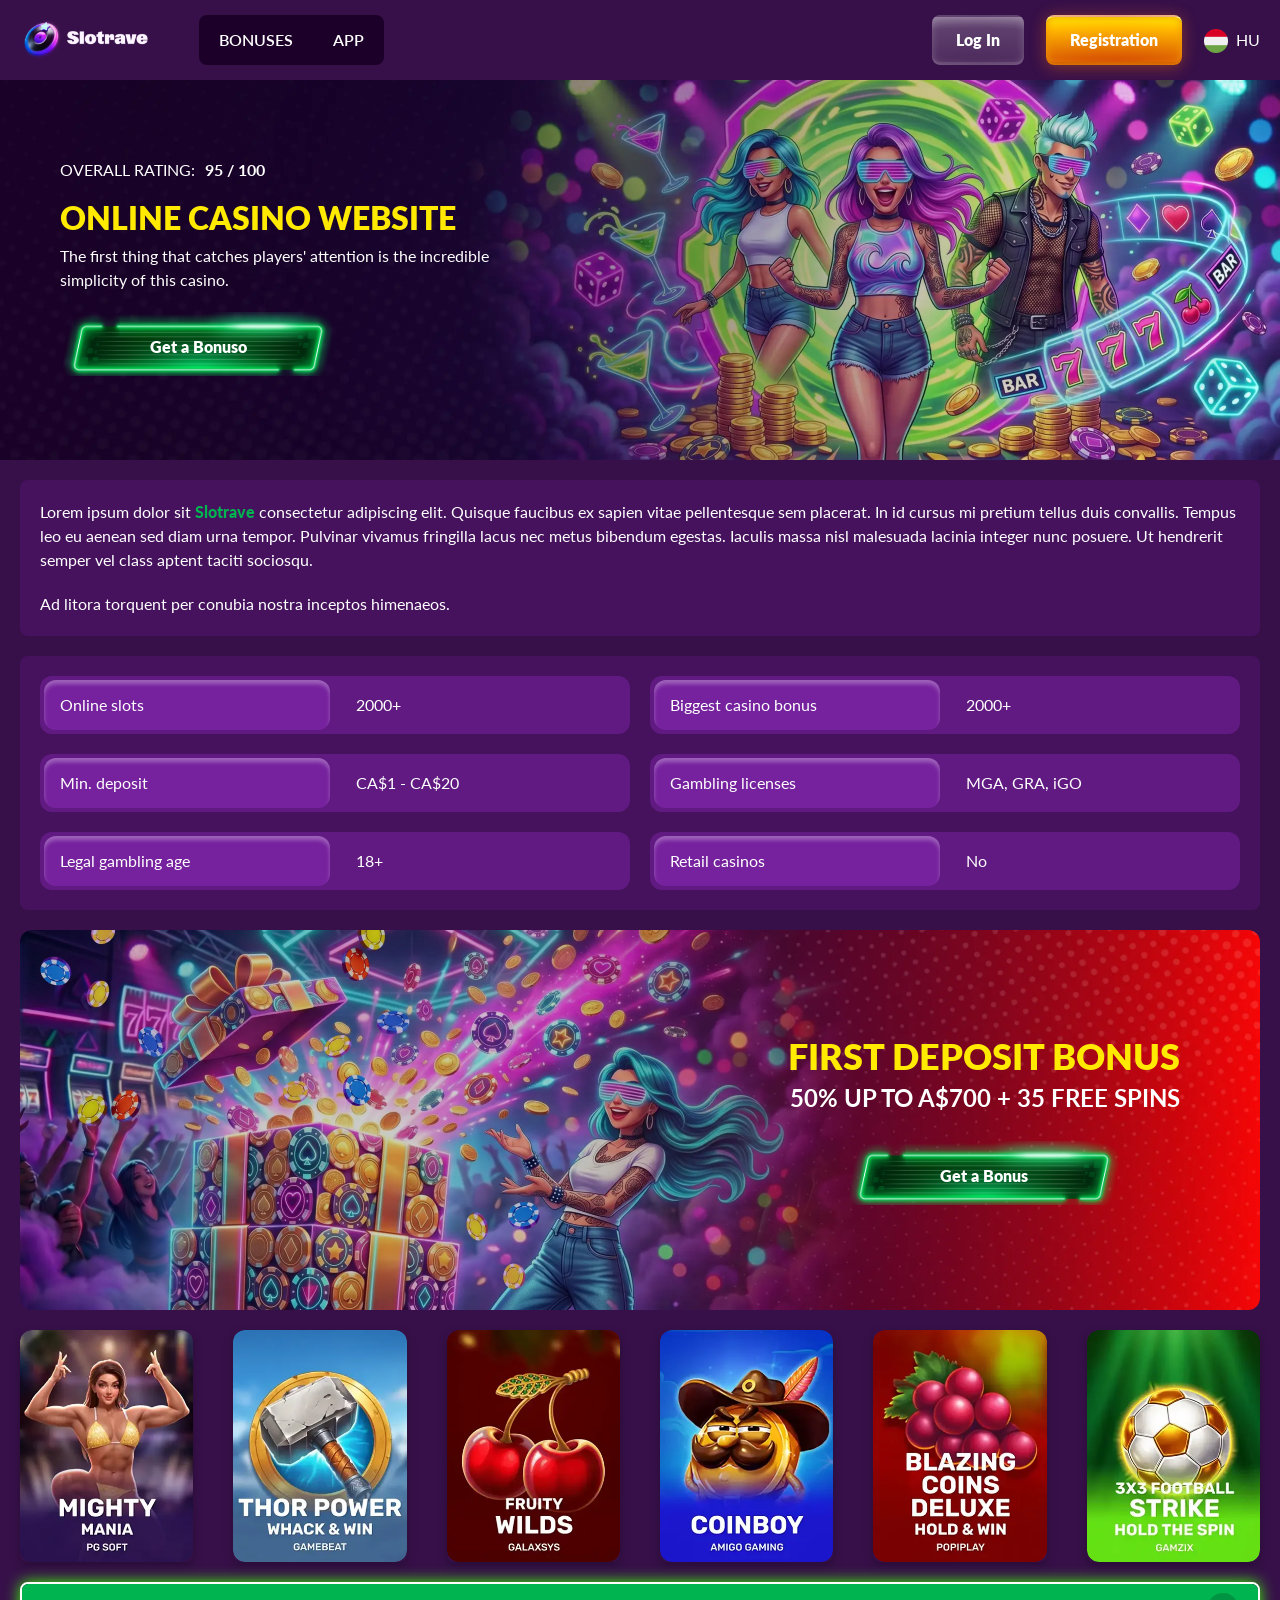
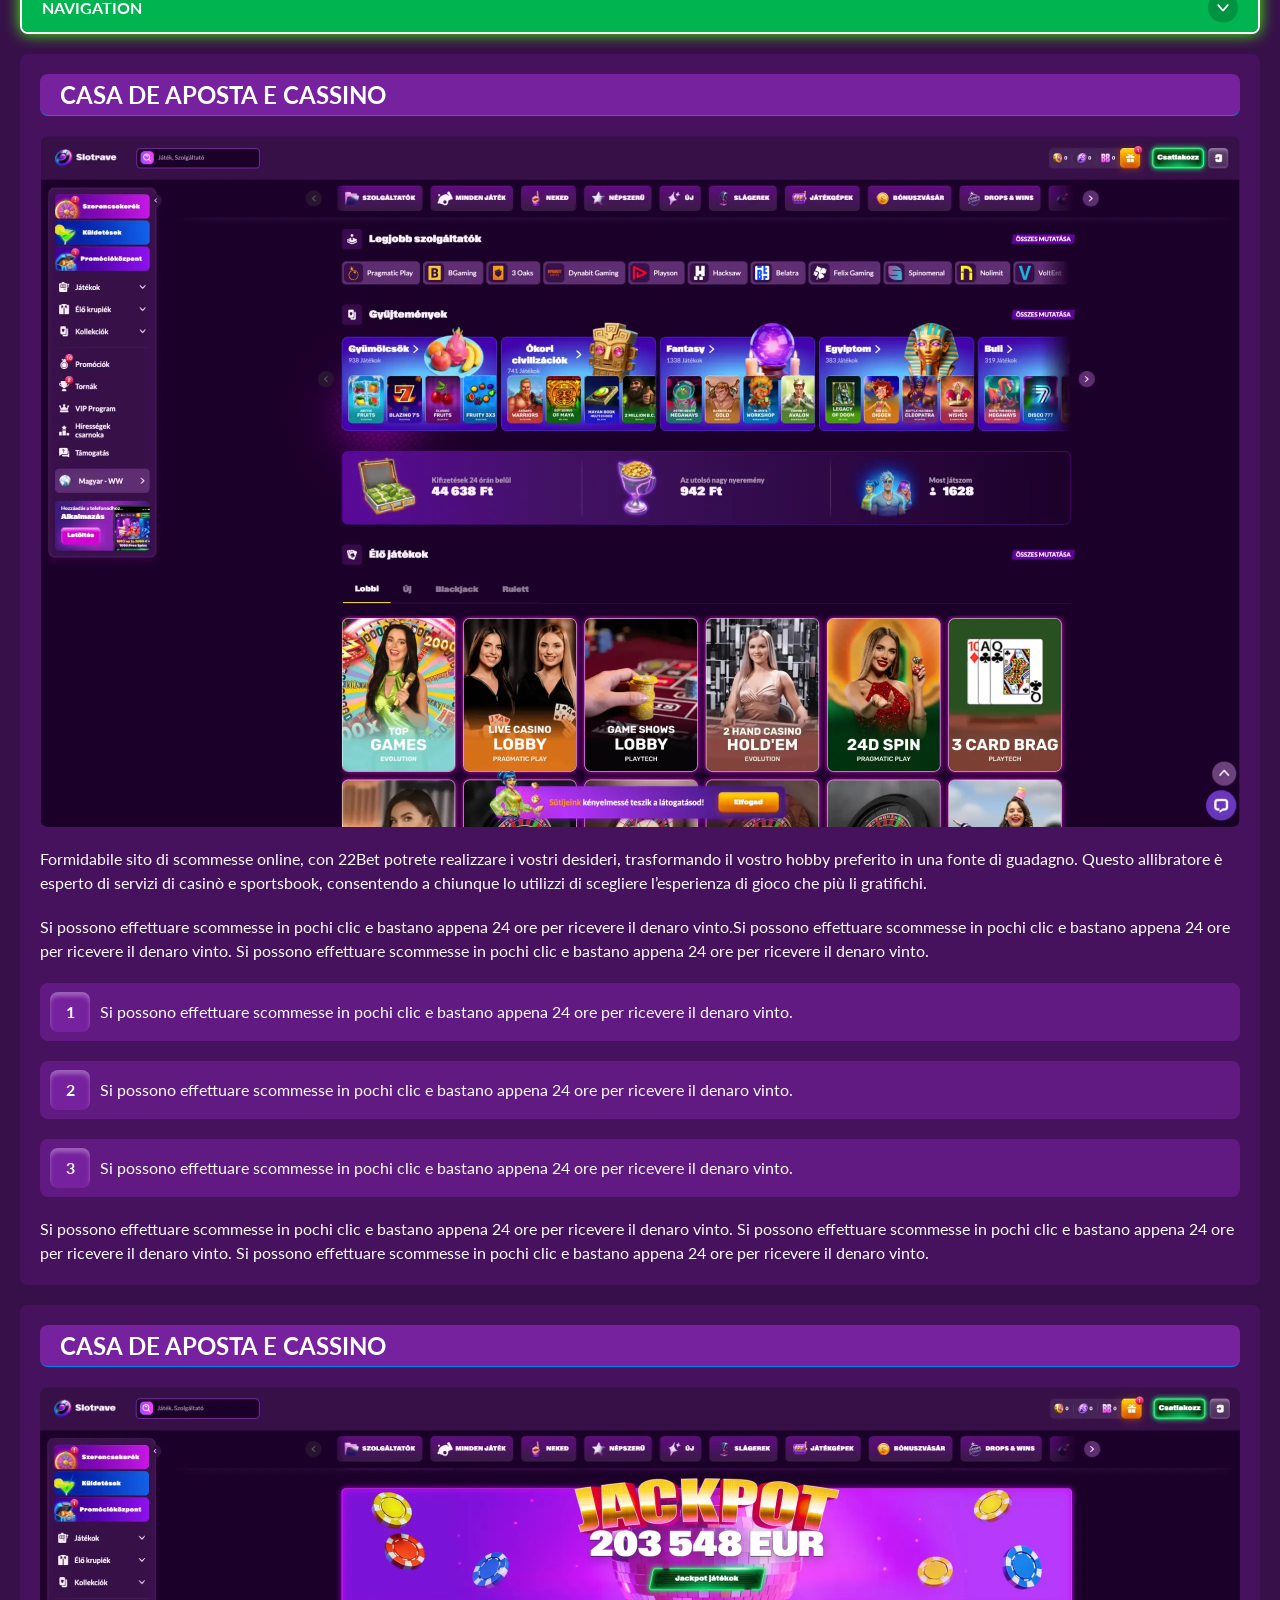
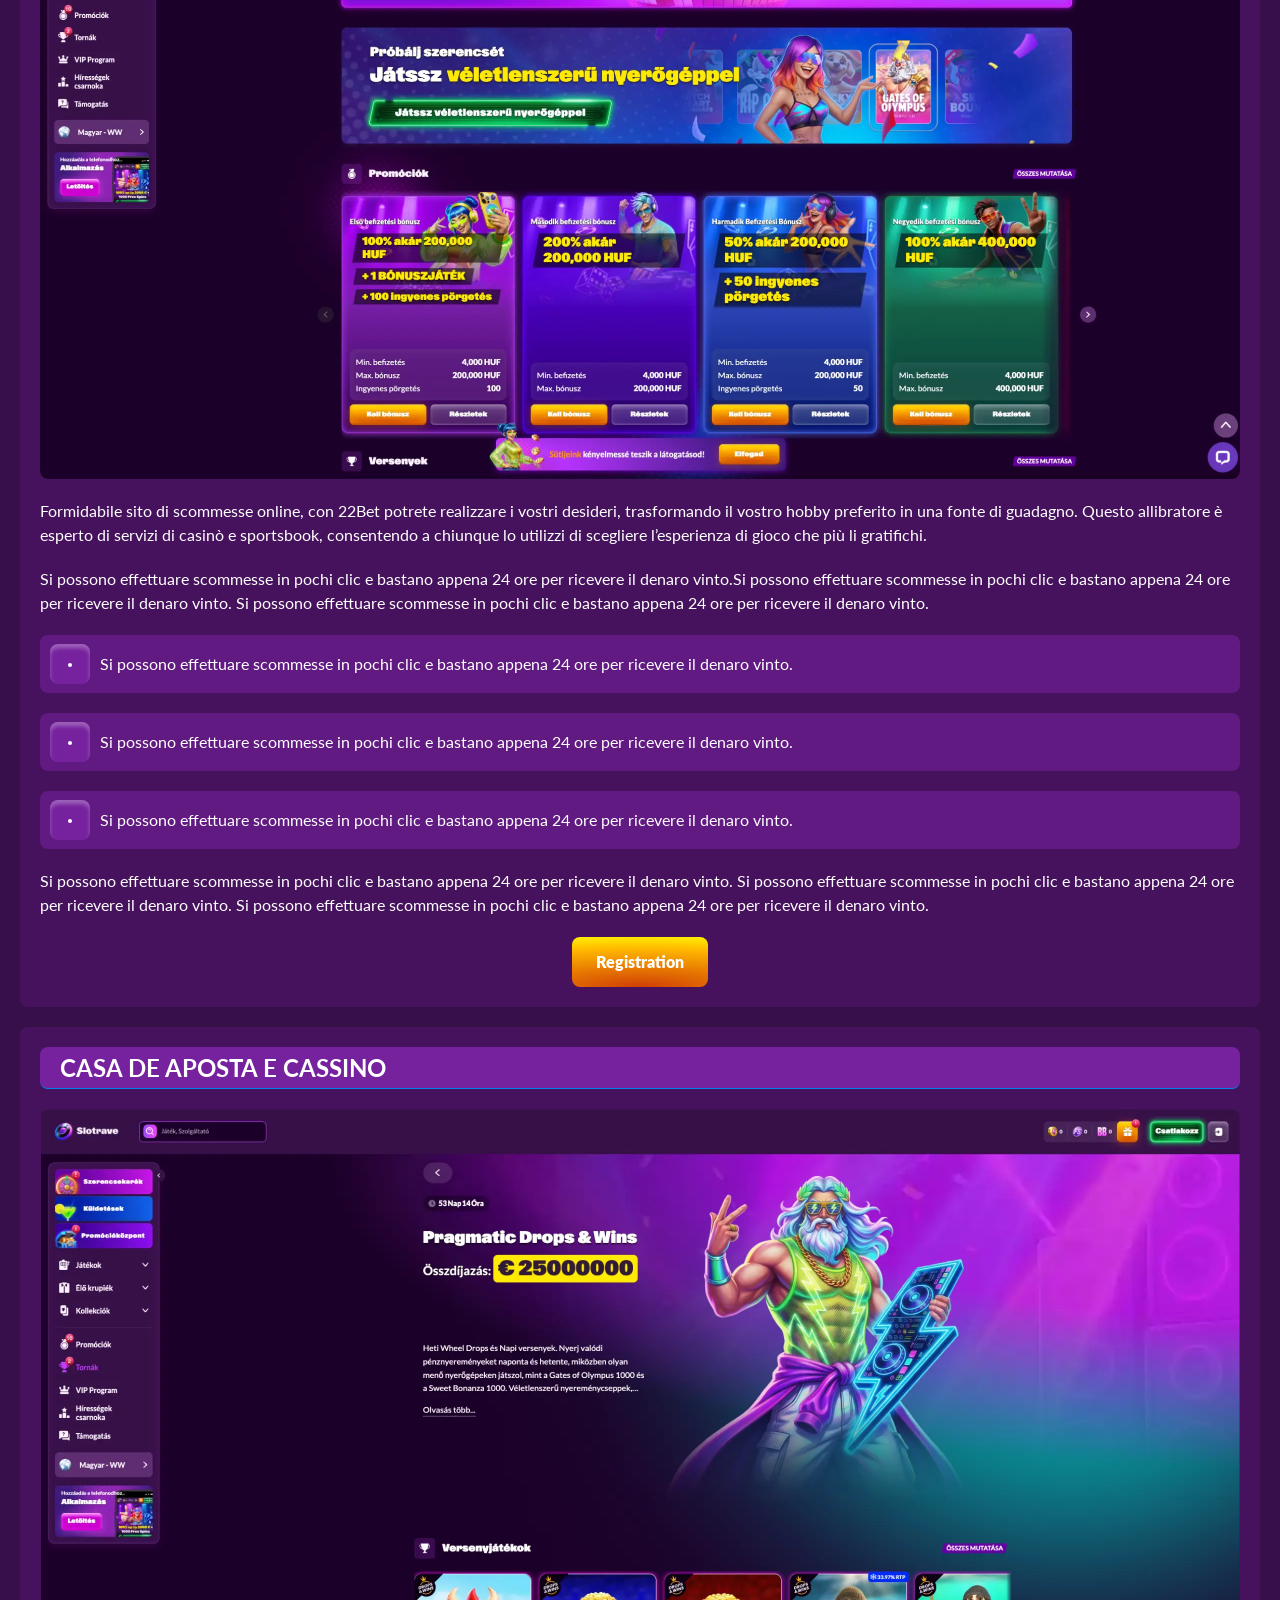
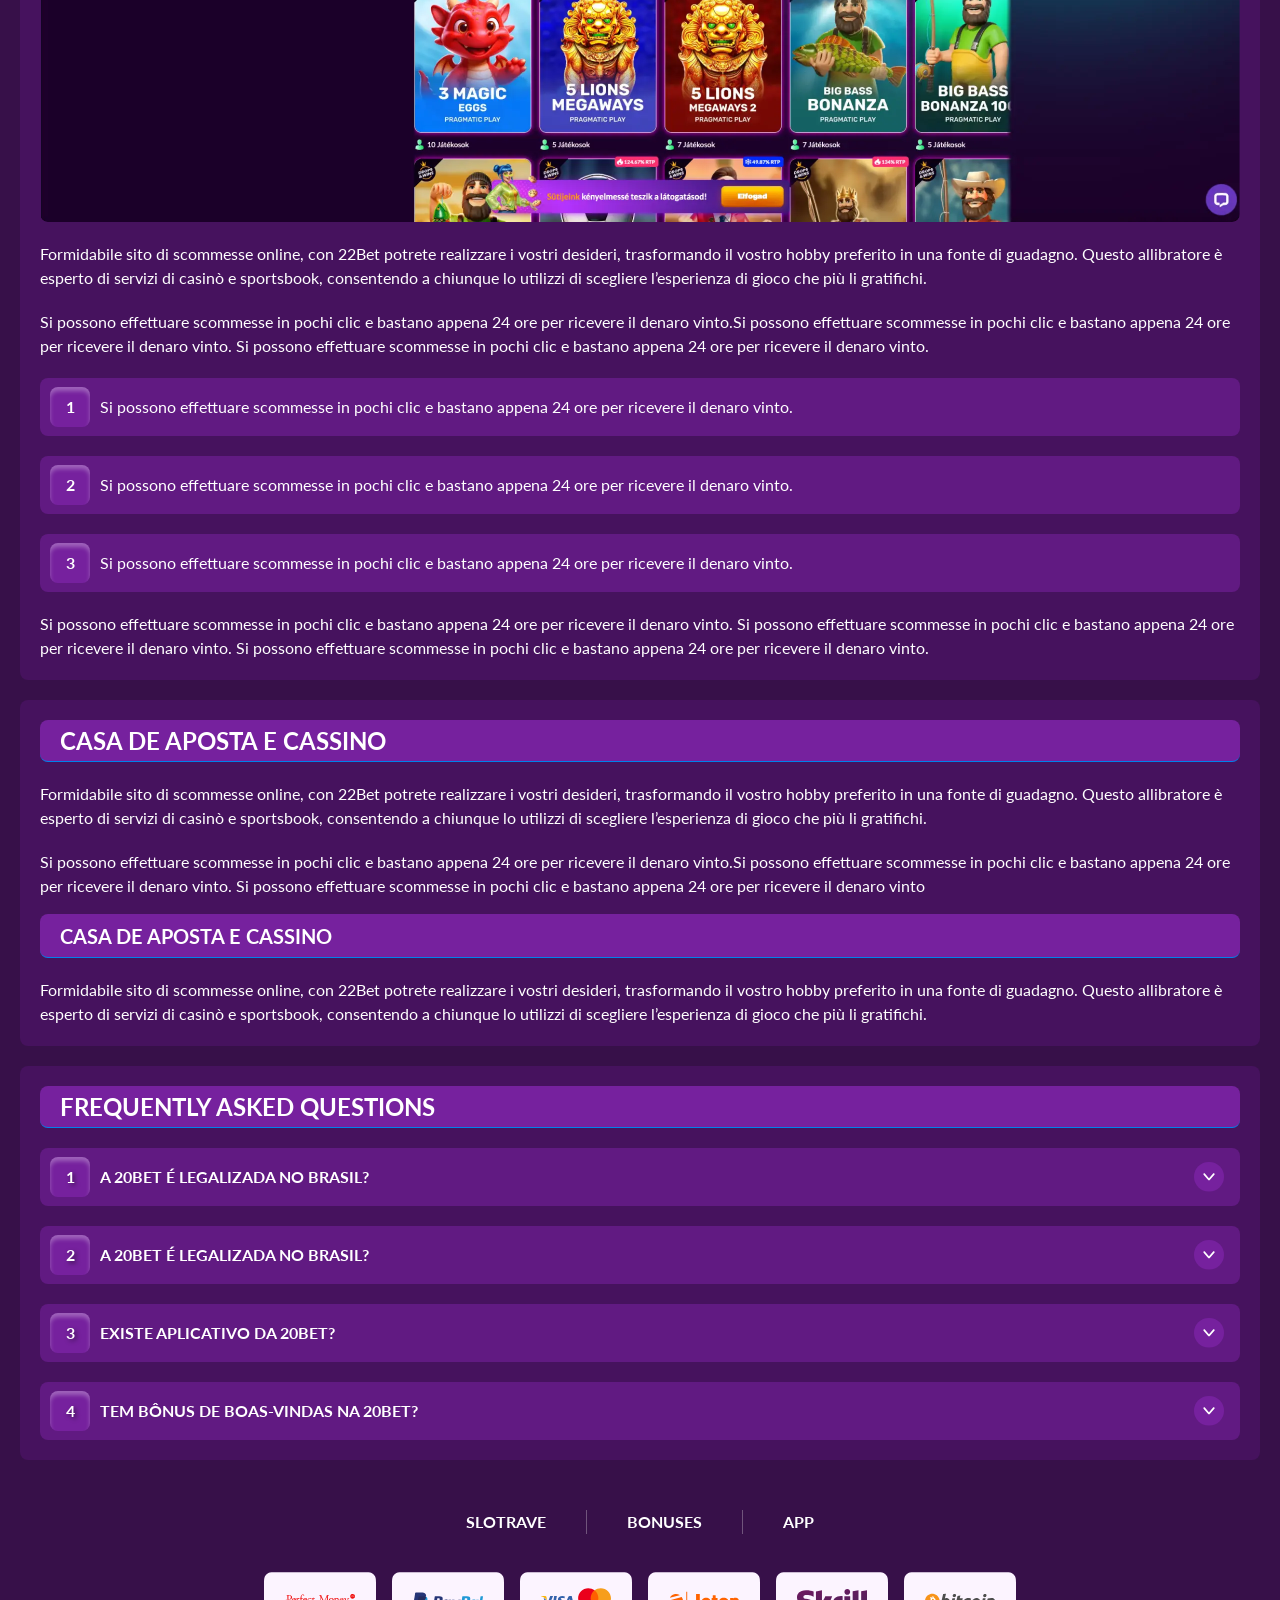
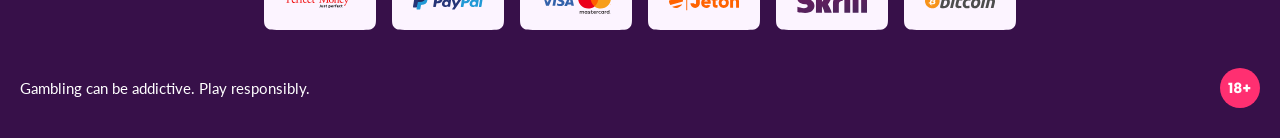
<file: index.html>
<!DOCTYPE html>
<html lang="hu">
  <head>
    <meta charset="UTF-8" />
   
    <meta name="viewport" content="width=device-width, initial-scale=1.0" />
    <title>Slotrave </title>
    <meta name="description" content />
    <meta property="og:site_name" content />
    <meta property="og:title" content />
    <meta property="og:type" content="website" />
    <meta property="og:url" content />
    <meta property="og:image" content />
    <meta property="og:image:alt" content />
    <meta property="og:locale" content="hu" />
    <meta property="og:description" content />
    <link rel="preconnect" href="https://fonts.googleapis.com" />
    <link rel="preconnect" href="https://fonts.gstatic.com" crossorigin="anonymous" />
 <link href="https://fonts.googleapis.com/css2?family=Lato:ital,wght@0,100;0,300;0,400;0,700;0,900;1,100;1,300;1,400;1,700;1,900&display=swap" rel="stylesheet">
   <link rel="stylesheet" href="./css/reset.css" />
    <link rel="stylesheet" href="./css/main.css" />
    <link rel="stylesheet" href="./css/media.css"/>
    <link rel="icon" href="./images/Group.png" type="image/x-icon"/>
    <script
    src="https://code.jquery.com/jquery-3.6.1.min.js"
    integrity="sha256-o88AwQnZB+VDvE9tvIXrMQaPlFFSUTR+nldQm1LuPXQ="
    crossorigin="anonymous"
  ></script>
  </head>
  <body>
    <header class="header">
      <section class="content header__content">
        <a href="./index.html" class="logo header__logo"
          ><img src="./images/logo.svg" alt="logo" title
        /></a>
        <button class="header__btn-menu" >
          <svg width="16px" height="16px" viewBox="0 0 16 16" xmlns="http://www.w3.org/2000/svg">
              <rect y="0" width="16" height="3" rx="1.5"></rect>
              <rect y="6.5" width="16" height="3" rx="1.5"></rect>
              <rect y="13" width="16" height="3" rx="1.5"></rect>
            </svg>
        </button>

          <nav class="menu header__menu">
            <ul class="header__menu-list">
                
              <li class="" >
            
                <a href="./bonus.html" >
                <span>Bonuses</span>
              </a>
            
              </a>
            </li>
              <li>
                <a href="./app.html">
                 App
                </a>
              </li>
              
             
            </ul>
            <div class="header__button header__button-menu " >
              <a href="#" class="button  button__login-menu">log in</a>
              <a href="#" class="button button__menu">registration</a>
            </div>
           
          </nav>
            <a href="#" class="button button__login">log in</a>
            <a href="#" class="button button__singup">registration</a>
            <!-- <div id="clock" class="header__time">00:00</div> -->
            <a href="#" class="header__flag">
                <span><img src="./images/flag.png" alt="flag" title /></span>
                <span>hu</span>
              </a>
      </section>
    </header>
     <main class="main home main-page">
        <section class=" hero hero__page">
           
            <div class="background">
              <img src="./images/main/bg-main.webp" alt="hero" title />
              
            </div>
            <div class="hero__wrapper">
              <div class="hero__data">
                <div class="hero__rating" >
                  <p>Overall Rating:</p>
                 
                  <span >
                    <span >95</span>
                  <span>/</span> 
                  <span >100</span>
                  
                  </span>
                </div>
                <h1 class="title general hero__title">
                 Online Casino Website
                </h1>
                <p class="hero__text">The first thing that catches players' attention is the incredible simplicity of this casino.</p>
                <a href="#" class="button  hero__button">Get a Bonuso</a>
               
              </div>
             
            </div>
          </section>
      <section class="main__wrap main__wrap-page">
       
       <section class="content__wrapper content__wrapper-page">

         
        
       
          <section class="content article">
            <p>
             Lorem ipsum dolor sit <a href="#">Slotrave</a> consectetur adipiscing elit. Quisque faucibus ex sapien vitae pellentesque sem placerat. In id cursus mi pretium tellus duis convallis. Tempus leo eu aenean sed diam urna tempor. Pulvinar vivamus fringilla lacus nec metus bibendum egestas. Iaculis massa nisl malesuada lacinia integer nunc posuere. Ut hendrerit semper vel class aptent taciti sociosqu.
            </p>
            <p>
             Ad litora torquent per conubia nostra inceptos himenaeos.
            </p>
          </section>
      <section class="content features">
           
              <table class="features__table">
               <tbody class="features__group">
                 
                   <tr>
                   <td>Online slots</td>
                   <td>2000+</td>
                  </tr>
                  <tr>
                   <td>Biggest casino bonus</td>
                   <td>2000+</td>
                  </tr>
                  <tr>
                   <td>Min. deposit</td>
                   <td>CA$1 - CA$20</td>
                  </tr>
              
                     <tr>
                     <td>Gambling licenses</td>
                     <td>MGA, GRA, iGO</td>
                   </tr>
                   <tr>
                     <td>Legal gambling age</td>
                     <td>18+</td>
                   </tr>
                   <tr>
                     <td>Retail casinos</td>
                     <td>No</td>
                   </tr>
                
               </tbody>
             </table>
            
         
           </section>  

        
             
             <section class="content banner banner-main">
            <div class="background ">
              
              <img src="./images/main/banner-main.webp" alt="banner" title />
              
            </div>
            <div class="banner__info">
              
              <h2 class="title high banner__title-main">
                  
               first Deposit Bonus
              </h2>
            <p class="banner__subtitle">50% up to A$700 + 35 Free spins</p>
              <a href="#" class="button banner__button">Get a Bonus</a>
            </div>
          </section>
          
           <section class="content casino">
           
              <ul class="casino__list ">
                <li class="casino__item">
                    <a href="#"><div class="casino__wrapper">
                      <img class="casino__img" src="./images/main/card-main1.webp" alt="" title>
                    <div class="casino__hover casino__hover-live">
                        
                        <div class="casino-box">
                            
                        <span  class="button  casino__buttons"><img src="./images/card-button.svg" alt="" title></span>
                        </div>
                    </div>
                    </div>
                    </a>
                </li>
                <li class="casino__item">
                  <a href="#"><div class="casino__wrapper">
                      <img class="casino__img" src="./images/main/card-main2.webp" alt="" title>
                    <div class="casino__hover casino__hover-live">
                        
                        <div class="casino-box">
                            
                        <span  class="button  casino__buttons"><img src="./images/card-button.svg" alt="" title></span>
                        </div>
                    </div>
                    </div>
                    </a>
              </li>
              <li class="casino__item">
              <a href="#"><div class="casino__wrapper">
                      <img class="casino__img" src="./images/main/card-main3.webp" alt="" title>
                    <div class="casino__hover casino__hover-live">
                        
                        <div class="casino-box">
                            
                        <span  class="button  casino__buttons"><img src="./images/card-button.svg" alt="" title></span>
                        </div>
                    </div>
                    </div>
                    </a>
            </li>
             <li class="casino__item">
                <a href="#"><div class="casino__wrapper">
                      <img class="casino__img" src="./images/main/card-main4.webp" alt="" title>
                    <div class="casino__hover casino__hover-live">
                        
                        <div class="casino-box">
                            
                        <span  class="button  casino__buttons"><img src="./images/card-button.svg" alt="" title></span>
                        </div>
                    </div>
                    </div>
                    </a>
            </li>
             <li class="casino__item">
                <a href="#"><div class="casino__wrapper">
                      <img class="casino__img" src="./images/main/card-main5.webp" alt="" title>
                    <div class="casino__hover casino__hover-live">
                        
                        <div class="casino-box">
                            
                        <span  class="button  casino__buttons"><img src="./images/card-button.svg" alt="" title></span>
                        </div>
                    </div>
                    </div>
                    </a>
            </li>
             <li class="casino__item">
                <a href="#"><div class="casino__wrapper">
                      <img class="casino__img" src="./images/main/card-main6.webp" alt="" title>
                    <div class="casino__hover casino__hover-live">
                        
                        <div class="casino-box">
                            
                        <span  class="button  casino__buttons"><img src="./images/card-button.svg" alt="" title></span>
                        </div>
                    </div>
                    </div>
                    </a>
            </li>
        

              </ul>
         </section>
              <section class="content menu-review__content">
              

            
                <div class="menu__review-desk menu__review-content">Navigation</div>
                <ul class="menu__review menu__review-list">
                  <li><a href="#">Lorem ipsum dolor sit</a></li>
                    <li><a href="#">Amet consectetur adipiscing</a></li>
                      <li><a href="#">Quisque faucibus ex sapien vitae</a></li>
                        <li><a href="#">Ut hendrerit sempero</a></li>
                          <li><a href="#">Pulvinar vivamus fringilla</a></li>
                           <li><a href="#">Ad litora torquent per conubia</a></li>
                         
                          
                </ul>
             
          
          </section>
          
        
          <section class="content article">
            <h2 class="title high article__title">Casa de Aposta e Cassino</h2>
             <div class="images">
              <img src="./images/main/image1-main.webp" alt="banner" title />
            </div>
            <p>
             Formidabile sito di scommesse online, con 22Bet potrete realizzare i vostri desideri, trasformando il vostro hobby preferito in una fonte di guadagno. Questo allibratore è esperto di servizi di casinò e sportsbook, consentendo a chiunque lo utilizzi di scegliere l’esperienza di gioco che più li gratifichi.
            </p>
            <p>
             Si possono effettuare scommesse in pochi clic e bastano appena 24 ore per ricevere il denaro vinto.Si possono effettuare scommesse in pochi clic e bastano appena 24 ore per ricevere il denaro vinto. Si possono effettuare scommesse in pochi clic e bastano appena 24 ore per ricevere il denaro vinto.
            </p>
           <ol>
              <li>Si possono effettuare scommesse in pochi clic e bastano appena 24 ore per ricevere il denaro vinto.</li>
              <li>Si possono effettuare scommesse in pochi clic e bastano appena 24 ore per ricevere il denaro vinto.</li>
              <li>Si possono effettuare scommesse in pochi clic e bastano appena 24 ore per ricevere il denaro vinto.</li>
            </ol>
            <p>Si possono effettuare scommesse in pochi clic e bastano appena 24 ore per ricevere il denaro vinto. Si possono effettuare scommesse in pochi clic e bastano appena 24 ore per ricevere il denaro vinto. Si possono effettuare scommesse in pochi clic e bastano appena 24 ore per ricevere il denaro vinto.</p>
          </section>
           <section class="content article">
            <h2 class="title high article__title">Casa de Aposta e Cassino</h2>
             <div class="images">
              <img src="./images/main/image2-main.webp" alt="banner" title />
            </div>
            <p>
             Formidabile sito di scommesse online, con 22Bet potrete realizzare i vostri desideri, trasformando il vostro hobby preferito in una fonte di guadagno. Questo allibratore è esperto di servizi di casinò e sportsbook, consentendo a chiunque lo utilizzi di scegliere l’esperienza di gioco che più li gratifichi.
            </p>
            <p>
             Si possono effettuare scommesse in pochi clic e bastano appena 24 ore per ricevere il denaro vinto.Si possono effettuare scommesse in pochi clic e bastano appena 24 ore per ricevere il denaro vinto. Si possono effettuare scommesse in pochi clic e bastano appena 24 ore per ricevere il denaro vinto.
            </p>
           <ul>
              <li>Si possono effettuare scommesse in pochi clic e bastano appena 24 ore per ricevere il denaro vinto.</li>
              <li>Si possono effettuare scommesse in pochi clic e bastano appena 24 ore per ricevere il denaro vinto.</li>
              <li>Si possono effettuare scommesse in pochi clic e bastano appena 24 ore per ricevere il denaro vinto.</li>
            </ul>
            <p>Si possono effettuare scommesse in pochi clic e bastano appena 24 ore per ricevere il denaro vinto. Si possono effettuare scommesse in pochi clic e bastano appena 24 ore per ricevere il denaro vinto. Si possono effettuare scommesse in pochi clic e bastano appena 24 ore per ricevere il denaro vinto.</p>
         <a href="#" class="button">Registration</a>
          </section>
           <section class="content article">
            <h2 class="title high article__title">Casa de Aposta e Cassino</h2>
             <div class="images">
              <img src="./images/main/image3-main.webp" alt="banner" title />
            </div>
            <p>
             Formidabile sito di scommesse online, con 22Bet potrete realizzare i vostri desideri, trasformando il vostro hobby preferito in una fonte di guadagno. Questo allibratore è esperto di servizi di casinò e sportsbook, consentendo a chiunque lo utilizzi di scegliere l’esperienza di gioco che più li gratifichi.
            </p>
            <p>
             Si possono effettuare scommesse in pochi clic e bastano appena 24 ore per ricevere il denaro vinto.Si possono effettuare scommesse in pochi clic e bastano appena 24 ore per ricevere il denaro vinto. Si possono effettuare scommesse in pochi clic e bastano appena 24 ore per ricevere il denaro vinto.
            </p>
           <ol>
              <li>Si possono effettuare scommesse in pochi clic e bastano appena 24 ore per ricevere il denaro vinto.</li>
              <li>Si possono effettuare scommesse in pochi clic e bastano appena 24 ore per ricevere il denaro vinto.</li>
              <li>Si possono effettuare scommesse in pochi clic e bastano appena 24 ore per ricevere il denaro vinto.</li>
            </ol>
            <p>Si possono effettuare scommesse in pochi clic e bastano appena 24 ore per ricevere il denaro vinto. Si possono effettuare scommesse in pochi clic e bastano appena 24 ore per ricevere il denaro vinto. Si possono effettuare scommesse in pochi clic e bastano appena 24 ore per ricevere il denaro vinto.</p>
          </section>
           <section class="content article">
            <h2 class="title high article__title">Casa de Aposta e Cassino</h2>
            <p>Formidabile sito di scommesse online, con 22Bet potrete realizzare i vostri desideri, trasformando il vostro hobby preferito in una fonte di guadagno. Questo allibratore è esperto di servizi di casinò e sportsbook, consentendo a chiunque lo utilizzi di scegliere l’esperienza di gioco che più li gratifichi.</p>
            <p>Si possono effettuare scommesse in pochi clic e bastano appena 24 ore per ricevere il denaro vinto.Si possono effettuare scommesse in pochi clic e bastano appena 24 ore per ricevere il denaro vinto. Si possono effettuare scommesse in pochi clic e bastano appena 24 ore per ricevere il denaro vinto</p>
            <h3>Casa de Aposta e Cassino</h3>
            <p>Formidabile sito di scommesse online, con 22Bet potrete realizzare i vostri desideri, trasformando il vostro hobby preferito in una fonte di guadagno. Questo allibratore è esperto di servizi di casinò e sportsbook, consentendo a chiunque lo utilizzi di scegliere l’esperienza di gioco che più li gratifichi.</p>
           </section>

          <section class="content faq">
            <h2 class="title high faq__title">Frequently Asked Questions</h2>
            <ol class="faq__list " >
              <li class="faq__item"  >
                <h3 class="title medium faq__subtitle js-button-expander js-button-expander--faq"  >A 20Bet é legalizada no Brasil?
                 </h3>
                <div  class="faq__answer js-expand-content js-expand-content--faq" >
                  <p  >
                    Sim, a casa de apostas tem licença emitida por Curaçao, que é reconhecida no Brasil e a permite atuar por aqui.
                  </p>
                </div>
              </li>
              <li class="faq__item"  >
                <h3 class="title medium faq__subtitle js-button-expander js-button-expander--faq"  >A 20Bet é legalizada no Brasil?</h3>
                <div class="faq__answer js-expand-content js-expand-content--faq" >
                  <p  >
                    Sim, a casa de apostas tem licença emitida por Curaçao, que é reconhecida no Brasil e a permite atuar por aqui.
                  </p>
                </div>
              </li> 
              <li class="faq__item"  >
                <h3 class="title medium faq__subtitle js-button-expander js-button-expander--faq"  >Existe aplicativo da 20Bet?</h3>
                <div class="faq__answer js-expand-content js-expand-content--faq" >
                  <p  >
                   Sim, disponível para sistemas operacionais iOS e Android.
                  </p>
                </div>
              </li> 
              <li class="faq__item"  >
                <h3 class="title medium faq__subtitle js-button-expander js-button-expander--faq"  >Tem bônus de boas-vindas na 20Bet?</h3>
                <div class="faq__answer js-expand-content js-expand-content--faq" >
                  <p  >
                   O pacote especial para novos usuários da 20Bet paga 100% sobre o primeiro depósito, com limite de 600 BRL.
                  </p>
                </div>
              </li> 
             
            </ol>
          </section>
          
        </section> 
      
        <div class=""  onclick="scrollToTop()">
          <button class="main__arrow" id="scrollToTopBtn"></button>
        </div> 
        
      </section>
    </main> 
     <footer class=" footer ">
      <section class="content footer__content">
        <ul class="footer__menu">
         <li><a href="/">slotrave</a></li>
         <li><a href="./bonus.html">bonuses</a></li>
         <li><a href="./app.html">app</a></li>
         
        </ul>
       
          <ul class="footer__cards-list">
           
            <li>
              <a href="#"
                ><img src="./images/footer-img1.svg" alt="card" title
              /></a>
            </li>
           <li>
              <a href="#"
                ><img src="./images/footer-img2.svg" alt="card" title
              /></a>
            </li> <li>
              <a href="#"
                ><img src="./images/footer-img3.svg" alt="card" title
              /></a>
            </li> <li>
              <a href="#"
                ><img src="./images/footer-img4.svg" alt="card" title
              /></a>
            </li> <li>
              <a href="#"
                ><img src="./images/footer-img5.svg" alt="card" title
              /></a>
            </li> <li>
              <a href="#"
                ><img src="./images/footer-img6.svg" alt="card" title
              /></a>
            </li>
          </ul>
       
        <div class="footer__wrapp">
          <div class="footer__text">
           
            <p>Gambling can be addictive. Play responsibly. 
</p>
           
          </div>
          <div class="footer__age">
            <img src="./images/age.svg" alt="age" title />
          </div>
        </div>
      
      </section>
    </footer>
    <script src="./js/arrowUp.js" defer></script>
    <script src="./js/sidebar.js" defer></script>
    <script src="./js/expander.js" defer></script>
    <script src="./js/mobile-menu.js" defer></script>
    <!-- <script src="./js/clock.js" defer></script> -->
  </body>
</html>
</file>
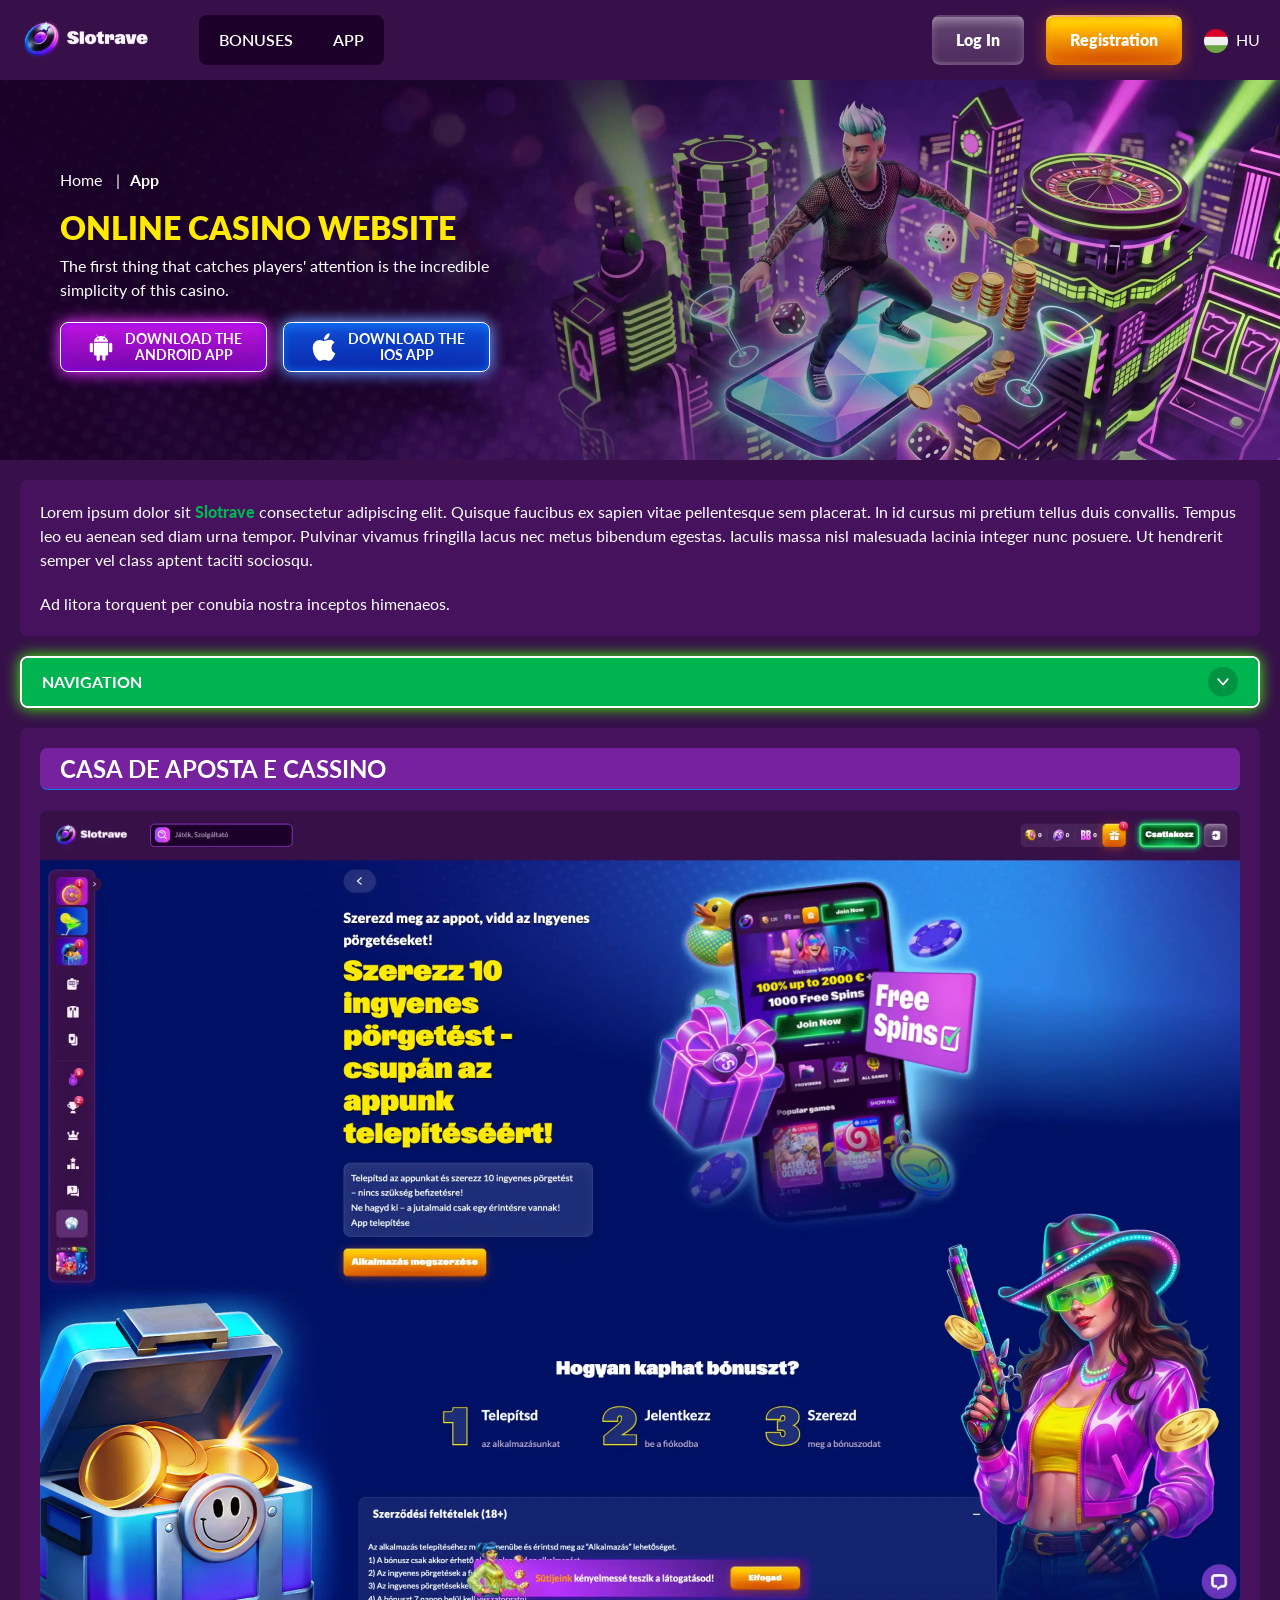
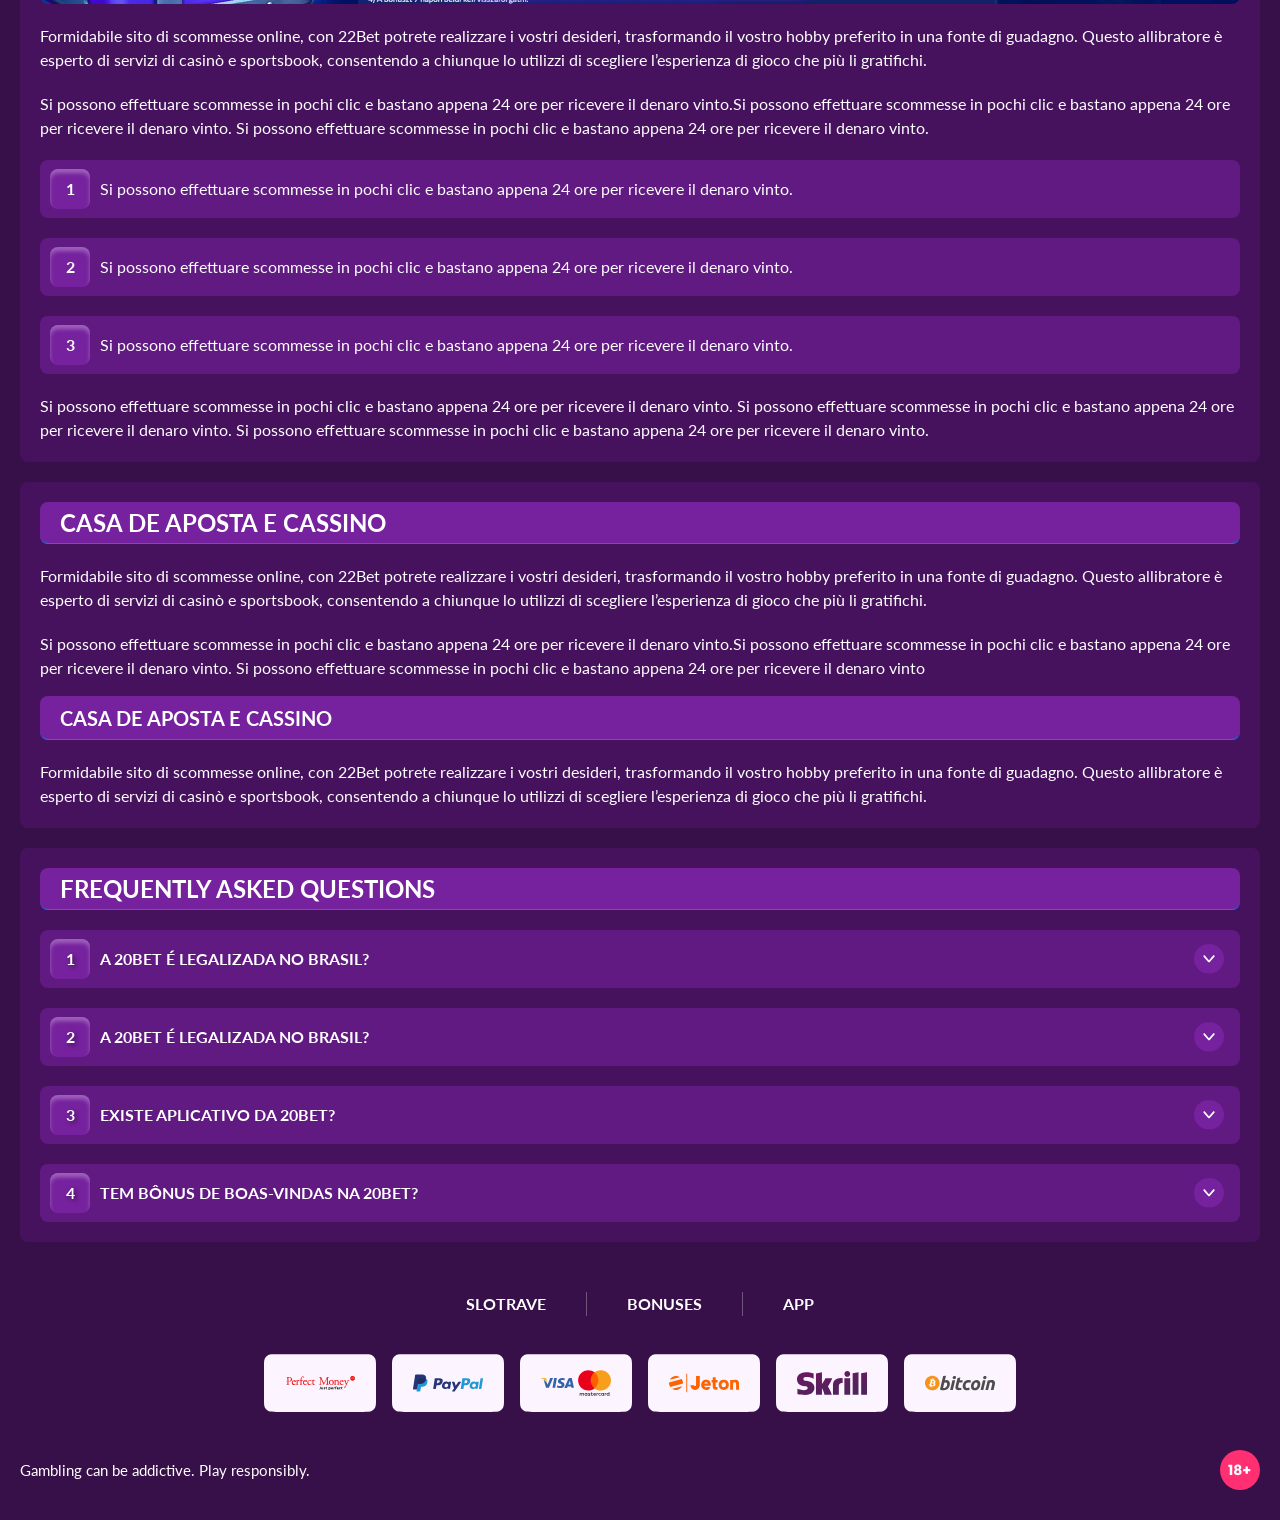
<file: app.html>
<!DOCTYPE html>
<html lang="hu">
  <head>
    <meta charset="UTF-8" />
   
    <meta name="viewport" content="width=device-width, initial-scale=1.0" />
    <title>Slotrave </title>
    <meta name="description" content />
    <meta property="og:site_name" content />
    <meta property="og:title" content />
    <meta property="og:type" content="website" />
    <meta property="og:url" content />
    <meta property="og:image" content />
    <meta property="og:image:alt" content />
    <meta property="og:locale" content="hu" />
    <meta property="og:description" content />
    <link rel="preconnect" href="https://fonts.googleapis.com" />
    <link rel="preconnect" href="https://fonts.gstatic.com" crossorigin="anonymous" />
  <link href="https://fonts.googleapis.com/css2?family=Lato:ital,wght@0,100;0,300;0,400;0,700;0,900;1,100;1,300;1,400;1,700;1,900&display=swap" rel="stylesheet">

   <link rel="stylesheet" href="./css/reset.css" />
    <link rel="stylesheet" href="./css/main.css" />
    <link rel="stylesheet" href="./css/media.css"/>
    <link rel="icon" href="./images/Group.png" type="image/x-icon"/>
    <script
    src="https://code.jquery.com/jquery-3.6.1.min.js"
    integrity="sha256-o88AwQnZB+VDvE9tvIXrMQaPlFFSUTR+nldQm1LuPXQ="
    crossorigin="anonymous"
  ></script>
  </head>
  <body>
    <header class="header">
      <section class="content header__content">
        <a href="./index.html" class="logo header__logo"
          ><img src="./images/logo.svg" alt="logo" title
        /></a>
        <button class="header__btn-menu" >
          <svg width="16px" height="16px" viewBox="0 0 16 16" xmlns="http://www.w3.org/2000/svg">
              <rect y="0" width="16" height="3" rx="1.5"></rect>
              <rect y="6.5" width="16" height="3" rx="1.5"></rect>
              <rect y="13" width="16" height="3" rx="1.5"></rect>
            </svg>
        </button>

          <nav class="menu header__menu">
           <ul class="header__menu-list">
                
              <li class="" >
            
                <a href="./bonus.html" >
                <span>Bonuses</span>
              </a>
            
              </a>
            </li>
              <li>
                <a href="./app.html">
                 App
                </a>
              </li>
              
             
            </ul>
            <div class="header__button header__button-menu " >
              <a href="#" class="button  button__login-menu">log in</a>
              <a href="#" class="button button__menu">registration</a>
            </div>
           
          </nav>
            <a href="#" class="button button__login">log in</a>
            <a href="#" class="button button__singup">registration</a>
            <!-- <div id="clock" class="header__time">00:00</div> -->
            <a href="#" class="header__flag">
                <span><img src="./images/flag.png" alt="flag" title /></span>
                <span>hu</span>
              </a>
      </section>
    </header>
     <main class="main home main-page">
        <section class=" hero hero__page">
           
            <div class="background background-pageApp">
              <img src="./images/app/bg-app.webp" alt="hero" title />
              
            </div>
            <div class="hero__wrapper hero__wrapper-page">
              <div class="hero__data hero__data-bonus">
                <ul
                class="breadcrumbs "
                
              >
                <li
                  
                >
                  <a href="#" >
                    <span >Home</span></a
                  >
                 
                </li>
                <li
                  
                >
                  <a href="/" > <span >App</span></a>
                 
                </li>
              </ul>
                <h1 class="title general hero__title">
                  Online Casino Website
                </h1>
                 <p class="hero__text">The first thing that catches players' attention is the incredible simplicity of this casino.</p>
               
              <div class="banner__content banner__content-app">
             
                  <a href="#" class="banner__btn banner__btn-app">
                    <img src="./images/main/apple-app.svg" alt="icon" title>
                   Download the </br>
IOS app
                  </a>
                  <a href="#" class="banner__btn banner__btn-android"
                    > <img src="./images/main/android-app.svg" alt="icon" title>Download the  </br>
 Android app</a
                  >
                </div>
              </div>
             
            </div>
          </section>
      <section class="main__wrap main__wrap-page">
       
       <section class="content__wrapper content__wrapper-page">

         
        
       
          <section class="content article">
            <p>
             Lorem ipsum dolor sit <a href="#">Slotrave</a> consectetur adipiscing elit. Quisque faucibus ex sapien vitae pellentesque sem placerat. In id cursus mi pretium tellus duis convallis. Tempus leo eu aenean sed diam urna tempor. Pulvinar vivamus fringilla lacus nec metus bibendum egestas. Iaculis massa nisl malesuada lacinia integer nunc posuere. Ut hendrerit semper vel class aptent taciti sociosqu.
            </p>
            <p>
             Ad litora torquent per conubia nostra inceptos himenaeos.
            </p>
          </section>
         
       <section class="content menu-review__content">
              

            
                <div class="menu__review-desk menu__review-content">Navigation</div>
                <ul class="menu__review menu__review-list">
                  <li><a href="#">Lorem ipsum dolor sit</a></li>
                    <li><a href="#">Amet consectetur adipiscing</a></li>
                      <li><a href="#">Quisque faucibus ex sapien vitae</a></li>
                        <li><a href="#">Ut hendrerit sempero</a></li>
                          <li><a href="#">Pulvinar vivamus fringilla</a></li>
                           <li><a href="#">Ad litora torquent per conubia</a></li>
                         
                          
                </ul>
             
          
          </section>
        
          <section class="content article">
            <h2 class="title high article__title">Casa de Aposta e Cassino</h2>
             <div class="images">
              <img src="./images/app/image1-app.webp" alt="banner" title />
            </div>
            <p>
             Formidabile sito di scommesse online, con 22Bet potrete realizzare i vostri desideri, trasformando il vostro hobby preferito in una fonte di guadagno. Questo allibratore è esperto di servizi di casinò e sportsbook, consentendo a chiunque lo utilizzi di scegliere l’esperienza di gioco che più li gratifichi.
            </p>
            <p>
             Si possono effettuare scommesse in pochi clic e bastano appena 24 ore per ricevere il denaro vinto.Si possono effettuare scommesse in pochi clic e bastano appena 24 ore per ricevere il denaro vinto. Si possono effettuare scommesse in pochi clic e bastano appena 24 ore per ricevere il denaro vinto.
            </p>
           <ol>
              <li>Si possono effettuare scommesse in pochi clic e bastano appena 24 ore per ricevere il denaro vinto.</li>
              <li>Si possono effettuare scommesse in pochi clic e bastano appena 24 ore per ricevere il denaro vinto.</li>
              <li>Si possono effettuare scommesse in pochi clic e bastano appena 24 ore per ricevere il denaro vinto.</li>
            </ol>
            <p>Si possono effettuare scommesse in pochi clic e bastano appena 24 ore per ricevere il denaro vinto. Si possono effettuare scommesse in pochi clic e bastano appena 24 ore per ricevere il denaro vinto. Si possono effettuare scommesse in pochi clic e bastano appena 24 ore per ricevere il denaro vinto.</p>
          </section>
         
         
           <section class="content article">
            <h2 class="title high article__title">Casa de Aposta e Cassino</h2>
            <p>Formidabile sito di scommesse online, con 22Bet potrete realizzare i vostri desideri, trasformando il vostro hobby preferito in una fonte di guadagno. Questo allibratore è esperto di servizi di casinò e sportsbook, consentendo a chiunque lo utilizzi di scegliere l’esperienza di gioco che più li gratifichi.</p>
            <p>Si possono effettuare scommesse in pochi clic e bastano appena 24 ore per ricevere il denaro vinto.Si possono effettuare scommesse in pochi clic e bastano appena 24 ore per ricevere il denaro vinto. Si possono effettuare scommesse in pochi clic e bastano appena 24 ore per ricevere il denaro vinto</p>
            <h3>Casa de Aposta e Cassino</h3>
            <p>Formidabile sito di scommesse online, con 22Bet potrete realizzare i vostri desideri, trasformando il vostro hobby preferito in una fonte di guadagno. Questo allibratore è esperto di servizi di casinò e sportsbook, consentendo a chiunque lo utilizzi di scegliere l’esperienza di gioco che più li gratifichi.</p>
           </section>

          <section class="content faq">
            <h2 class="title high faq__title">Frequently Asked Questions</h2>
            <ul class="faq__list " >
              <li class="faq__item"  >
                <h3 class="title medium faq__subtitle js-button-expander js-button-expander--faq"  >A 20Bet é legalizada no Brasil?
                 </h3>
                <div  class="faq__answer js-expand-content js-expand-content--faq" >
                  <p  >
                    Sim, a casa de apostas tem licença emitida por Curaçao, que é reconhecida no Brasil e a permite atuar por aqui.
                  </p>
                </div>
              </li>
              <li class="faq__item"  >
                <h3 class="title medium faq__subtitle js-button-expander js-button-expander--faq"  >A 20Bet é legalizada no Brasil?</h3>
                <div class="faq__answer js-expand-content js-expand-content--faq" >
                  <p  >
                    Sim, a casa de apostas tem licença emitida por Curaçao, que é reconhecida no Brasil e a permite atuar por aqui.
                  </p>
                </div>
              </li> 
              <li class="faq__item"  >
                <h3 class="title medium faq__subtitle js-button-expander js-button-expander--faq"  >Existe aplicativo da 20Bet?</h3>
                <div class="faq__answer js-expand-content js-expand-content--faq" >
                  <p  >
                   Sim, disponível para sistemas operacionais iOS e Android.
                  </p>
                </div>
              </li> 
              <li class="faq__item"  >
                <h3 class="title medium faq__subtitle js-button-expander js-button-expander--faq"  >Tem bônus de boas-vindas na 20Bet?</h3>
                <div class="faq__answer js-expand-content js-expand-content--faq" >
                  <p  >
                   O pacote especial para novos usuários da 20Bet paga 100% sobre o primeiro depósito, com limite de 600 BRL.
                  </p>
                </div>
              </li> 
             
            </ul>
          </section>
          
        </section> 
      
        <div class=""  onclick="scrollToTop()">
          <button class="main__arrow" id="scrollToTopBtn"></button>
        </div> 
        
      </section>
    </main> 
 <footer class=" footer ">
      <section class="content footer__content">
        <ul class="footer__menu">
         <li><a href="/">slotrave</a></li>
         <li><a href="./bonus.html">bonuses</a></li>
         <li><a href="./app.html">app</a></li>
         
        </ul>
       
          <ul class="footer__cards-list">
           
            <li>
              <a href="#"
                ><img src="./images/footer-img1.svg" alt="card" title
              /></a>
            </li>
           <li>
              <a href="#"
                ><img src="./images/footer-img2.svg" alt="card" title
              /></a>
            </li> <li>
              <a href="#"
                ><img src="./images/footer-img3.svg" alt="card" title
              /></a>
            </li> <li>
              <a href="#"
                ><img src="./images/footer-img4.svg" alt="card" title
              /></a>
            </li> <li>
              <a href="#"
                ><img src="./images/footer-img5.svg" alt="card" title
              /></a>
            </li> <li>
              <a href="#"
                ><img src="./images/footer-img6.svg" alt="card" title
              /></a>
            </li>
          </ul>
       
        <div class="footer__wrapp">
          <div class="footer__text">
           
            <p>Gambling can be addictive. Play responsibly. 
</p>
           
          </div>
          <div class="footer__age">
            <img src="./images/age.svg" alt="age" title />
          </div>
        </div>
      
      </section>
    </footer>
    <script src="./js/arrowUp.js" defer></script>
    <script src="./js/sidebar.js" defer></script>
    <script src="./js/expander.js" defer></script>
    <script src="./js/mobile-menu.js" defer></script>
    <!-- <script src="./js/clock.js" defer></script> -->
  </body>
</html>
</file>
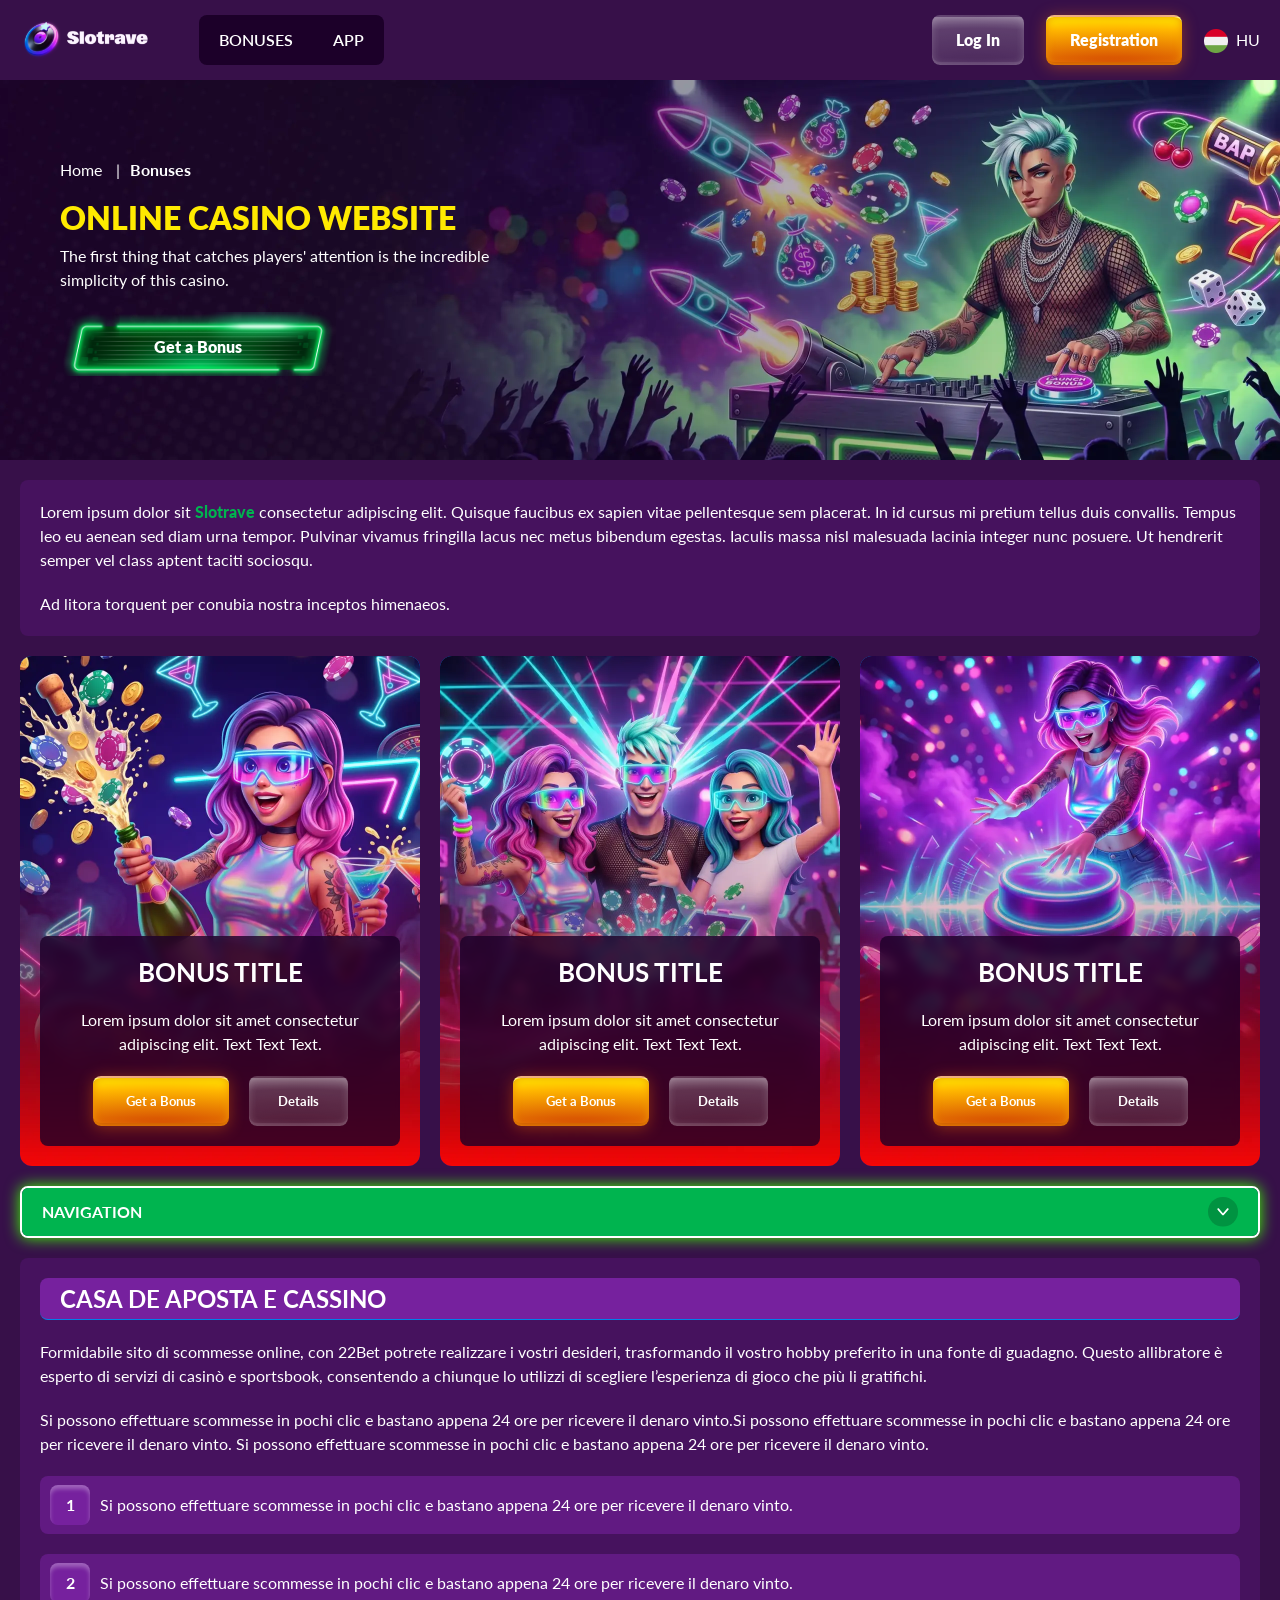
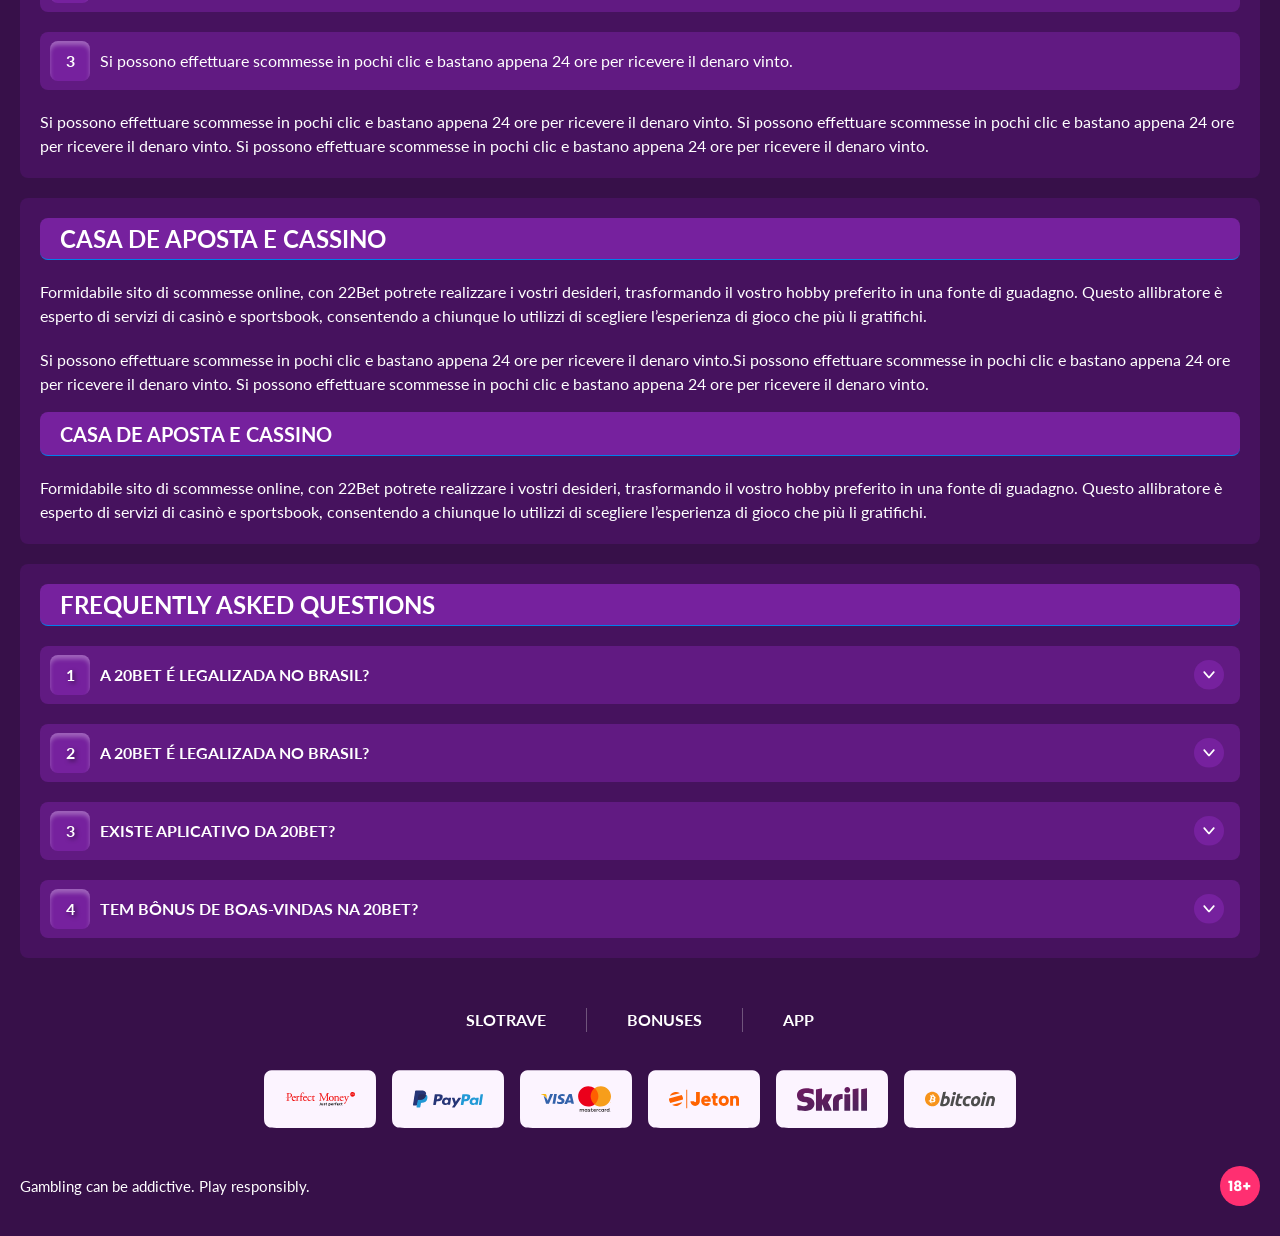
<file: bonus.html>
<!DOCTYPE html>
<html lang="hu">
  <head>
    <meta charset="UTF-8" />
   
    <meta name="viewport" content="width=device-width, initial-scale=1.0" />
    <title>Slotrave</title>
    <meta name="description" content />
    <meta property="og:site_name" content />
    <meta property="og:title" content />
    <meta property="og:type" content="website" />
    <meta property="og:url" content />
    <meta property="og:image" content />
    <meta property="og:image:alt" content />
    <meta property="og:locale" content="hu" />
    <meta property="og:description" content />
    <link rel="preconnect" href="https://fonts.googleapis.com" />
    <link rel="preconnect" href="https://fonts.gstatic.com" crossorigin="anonymous" />
  <link href="https://fonts.googleapis.com/css2?family=Lato:ital,wght@0,100;0,300;0,400;0,700;0,900;1,100;1,300;1,400;1,700;1,900&display=swap" rel="stylesheet">
  
    <link rel="stylesheet" href="./css/reset.css" />
    <link rel="stylesheet" href="./css/main.css" />
    <link rel="stylesheet" href="./css/media.css"/>
    <link rel="icon" href="./images/Group.png" type="image/x-icon"/>
    <script
    src="https://code.jquery.com/jquery-3.6.1.min.js"
    integrity="sha256-o88AwQnZB+VDvE9tvIXrMQaPlFFSUTR+nldQm1LuPXQ="
    crossorigin="anonymous"
  ></script>
  </head>
  <body>
  <header class="header">
      <section class="content header__content">
        <a href="./index.html" class="logo header__logo"
          ><img src="./images/logo.svg" alt="logo" title
        /></a>
        <button class="header__btn-menu" >
          <svg width="16px" height="16px" viewBox="0 0 16 16" xmlns="http://www.w3.org/2000/svg">
              <rect y="0" width="16" height="3" rx="1.5"></rect>
              <rect y="6.5" width="16" height="3" rx="1.5"></rect>
              <rect y="13" width="16" height="3" rx="1.5"></rect>
            </svg>
        </button>

          <nav class="menu header__menu">
        <ul class="header__menu-list">
                
              <li class="" >
            
                <a href="./bonus.html" >
                <span>Bonuses</span>
              </a>
            
              </a>
            </li>
              <li>
                <a href="./app.html">
                 App
                </a>
              </li>
              
             
            </ul>
            <div class="header__button header__button-menu " >
              <a href="#" class="button  button__login-menu">log in</a>
              <a href="#" class="button button__menu">registration</a>
            </div>
           
          </nav>
            <a href="#" class="button button__login">log in</a>
            <a href="#" class="button button__singup">registration</a>
            <!-- <div id="clock" class="header__time">00:00</div> -->
            <a href="#" class="header__flag">
                <span><img src="./images/flag.png" alt="flag" title /></span>
                <span>hu</span>
              </a>
      </section>
    </header>
     <main class="main home main-page">
        <section class=" hero hero__page">
           
            <div class="background background-page">
              <img src="./images/bonus/bg-bonus.webp" alt="hero" title />
              
            </div>
            <div class="hero__wrapper hero__wrapper-page">
              <div class="hero__data hero__data-bonus">
                <ul
                class="breadcrumbs "
                
              >
                <li
                  
                >
                  <a href="/" >
                    <span >Home</span></a
                  >
                 
                </li>
                <li
                  
                >
                  <a href="#" > <span >Bonuses</span></a>
                 
                </li>
              </ul>
                <h1 class="title general hero__title">
                  Online Casino Website
                </h1>
                 <p class="hero__text">The first thing that catches players' attention is the incredible simplicity of this casino.</p>
               
                <a href="#" class="button  hero__button ">Get a Bonus</a>
               
              </div>
             
            </div>
          </section>
      <section class="main__wrap main__wrap-page">
       
       <section class="content__wrapper content__wrapper-page">
        <section class="content article">
            <p>
             Lorem ipsum dolor sit <a href="#">Slotrave</a> consectetur adipiscing elit. Quisque faucibus ex sapien vitae pellentesque sem placerat. In id cursus mi pretium tellus duis convallis. Tempus leo eu aenean sed diam urna tempor. Pulvinar vivamus fringilla lacus nec metus bibendum egestas. Iaculis massa nisl malesuada lacinia integer nunc posuere. Ut hendrerit semper vel class aptent taciti sociosqu.
            </p>
            <p>
             Ad litora torquent per conubia nostra inceptos himenaeos.
            </p>
          </section>
        
          <section class="content bonuses">
            <ul class="bonuses__list">
               <li class="  bonuses__item">
                 
                 <div class="images__wrap">
                   <div class="background bonuses__img">
                     <img src="./images/bonus/banner-bonus1.webp" alt="" title="">
                  </div>
                  <div class="bonuses__desc">
                     <div class="wrap">
                        
                        <h2 class="title high bonuses__title">Bonus Title</h2>
                        <div class="bonuses__text">
                           <p>Lorem ipsum dolor sit amet consectetur adipiscing elit. Text Text Text.</p>
                          </div>
                        
                     </div>
                     <div class="bonuses__buttons">
                      <a href="#" class="button bonuses__button">Get a Bonus</a>
                      <a href="#" class="button bonuses__button">Details</a>
                   </div>
                  </div>
                 </div>
                  
               </li>
               <li class="bonuses__item">
                 <div class="images__wrap">
                  <div class="background bonuses__img">
                     <img src="./images/bonus/banner-bonus2.webp" alt="" title="">
                  </div>
                  <div class="bonuses__desc">
                     <div class="wrap">
                       
                        <h2 class="title high bonuses__title">Bonus Title</h2>
                        <div class="bonuses__text">
                            <p>Lorem ipsum dolor sit amet consectetur adipiscing elit. Text Text Text.</p> </div>
                        
                     </div>
                     <div class="bonuses__buttons">
                        <a href="#" class="button bonuses__button">Get a Bonus</a>
                      <a href="#" class="button bonuses__button">Details</a>
                   </div>
                  </div>
                 </div>
               </li>
               <li class="bonuses__item">
                <div class="images__wrap">
                  <div class="background bonuses__img">
                     <img src="./images/bonus/banner-bonus3.webp" alt="" title="">
                  </div>
                  <div class="bonuses__desc">
                     <div class="wrap">
                        
                        <h2 class="title high bonuses__title">Bonus Title</h2>
                        <div class="bonuses__text">
                           <p>Lorem ipsum dolor sit amet consectetur adipiscing elit. Text Text Text.</p>
                        </div>
                       
                     </div>
                     <div class="bonuses__buttons">
                        <a href="#" class="button bonuses__button">Get a Bonus</a>
                      <a href="#" class="button bonuses__button">Details</a>
                   </div>
                  </div>
                </div>
               </li>
          
            </ul>
         </section>
            <section class="content menu-review__content">
              

            
                <div class="menu__review-desk menu__review-content">Navigation</div>
                <ul class="menu__review menu__review-list">
                  <li><a href="#">Lorem ipsum dolor sit</a></li>
                    <li><a href="#">Amet consectetur adipiscing</a></li>
                      <li><a href="#">Quisque faucibus ex sapien vitae</a></li>
                        <li><a href="#">Ut hendrerit sempero</a></li>
                          <li><a href="#">Pulvinar vivamus fringilla</a></li>
                           <li><a href="#">Ad litora torquent per conubia</a></li>
                         
                          
                </ul>
             
          
          </section>
         
         <section class="content article">
            <h2 class="title high article__title">Casa de Aposta e Cassino</h2>
            
            <p>
             Formidabile sito di scommesse online, con 22Bet potrete realizzare i vostri desideri, trasformando il vostro hobby preferito in una fonte di guadagno. Questo allibratore è esperto di servizi di casinò e sportsbook, consentendo a chiunque lo utilizzi di scegliere l’esperienza di gioco che più li gratifichi.
            </p>
            <p>
             Si possono effettuare scommesse in pochi clic e bastano appena 24 ore per ricevere il denaro vinto.Si possono effettuare scommesse in pochi clic e bastano appena 24 ore per ricevere il denaro vinto. Si possono effettuare scommesse in pochi clic e bastano appena 24 ore per ricevere il denaro vinto.
            </p>
           <ol>
              <li>Si possono effettuare scommesse in pochi clic e bastano appena 24 ore per ricevere il denaro vinto.</li>
              <li>Si possono effettuare scommesse in pochi clic e bastano appena 24 ore per ricevere il denaro vinto.</li>
              <li>Si possono effettuare scommesse in pochi clic e bastano appena 24 ore per ricevere il denaro vinto.</li>
            </ol>
            <p>Si possono effettuare scommesse in pochi clic e bastano appena 24 ore per ricevere il denaro vinto. Si possono effettuare scommesse in pochi clic e bastano appena 24 ore per ricevere il denaro vinto. Si possono effettuare scommesse in pochi clic e bastano appena 24 ore per ricevere il denaro vinto.</p>
          </section>
           <section class="content article">
            <h2 class="title high article__title">Casa de Aposta e Cassino</h2>
            
            <p>
             Formidabile sito di scommesse online, con 22Bet potrete realizzare i vostri desideri, trasformando il vostro hobby preferito in una fonte di guadagno. Questo allibratore è esperto di servizi di casinò e sportsbook, consentendo a chiunque lo utilizzi di scegliere l’esperienza di gioco che più li gratifichi.
            </p>
            <p>
             Si possono effettuare scommesse in pochi clic e bastano appena 24 ore per ricevere il denaro vinto.Si possono effettuare scommesse in pochi clic e bastano appena 24 ore per ricevere il denaro vinto. Si possono effettuare scommesse in pochi clic e bastano appena 24 ore per ricevere il denaro vinto.
            </p>
          
            <h3>Casa de Aposta e Cassino</h3>
            <p>Formidabile sito di scommesse online, con 22Bet potrete realizzare i vostri desideri, trasformando il vostro hobby preferito in una fonte di guadagno. Questo allibratore è esperto di servizi di casinò e sportsbook, consentendo a chiunque lo utilizzi di scegliere l’esperienza di gioco che più li gratifichi.</p>
          </section>
        
           <section class="content faq">
            <h2 class="title high faq__title">Frequently Asked Questions</h2>
            <ul class="faq__list " >
              <li class="faq__item"  >
                <h3 class="title medium faq__subtitle js-button-expander js-button-expander--faq"  >A 20Bet é legalizada no Brasil?
                 </h3>
                <div  class="faq__answer js-expand-content js-expand-content--faq" >
                  <p  >
                    Sim, a casa de apostas tem licença emitida por Curaçao, que é reconhecida no Brasil e a permite atuar por aqui.
                  </p>
                </div>
              </li>
              <li class="faq__item"  >
                <h3 class="title medium faq__subtitle js-button-expander js-button-expander--faq"  >A 20Bet é legalizada no Brasil?</h3>
                <div class="faq__answer js-expand-content js-expand-content--faq" >
                  <p  >
                    Sim, a casa de apostas tem licença emitida por Curaçao, que é reconhecida no Brasil e a permite atuar por aqui.
                  </p>
                </div>
              </li> 
              <li class="faq__item"  >
                <h3 class="title medium faq__subtitle js-button-expander js-button-expander--faq"  >Existe aplicativo da 20Bet?</h3>
                <div class="faq__answer js-expand-content js-expand-content--faq" >
                  <p  >
                   Sim, disponível para sistemas operacionais iOS e Android.
                  </p>
                </div>
              </li> 
              <li class="faq__item"  >
                <h3 class="title medium faq__subtitle js-button-expander js-button-expander--faq"  >Tem bônus de boas-vindas na 20Bet?</h3>
                <div class="faq__answer js-expand-content js-expand-content--faq" >
                  <p  >
                   O pacote especial para novos usuários da 20Bet paga 100% sobre o primeiro depósito, com limite de 600 BRL.
                  </p>
                </div>
              </li> 
             
            </ul>
          </section>
          
        </section> 
        
       
        <div class=""  onclick="scrollToTop()">
          <button class="main__arrow" id="scrollToTopBtn"></button>
        </div> 
      </section>
    </main> 
     <footer class=" footer ">
      <section class="content footer__content">
        <ul class="footer__menu">
         <li><a href="/">slotrave</a></li>
         <li><a href="./bonus.html">bonuses</a></li>
         <li><a href="./app.html">app</a></li>
         
        </ul>
       
          <ul class="footer__cards-list">
           
            <li>
              <a href="#"
                ><img src="./images/footer-img1.svg" alt="card" title
              /></a>
            </li>
           <li>
              <a href="#"
                ><img src="./images/footer-img2.svg" alt="card" title
              /></a>
            </li> <li>
              <a href="#"
                ><img src="./images/footer-img3.svg" alt="card" title
              /></a>
            </li> <li>
              <a href="#"
                ><img src="./images/footer-img4.svg" alt="card" title
              /></a>
            </li> <li>
              <a href="#"
                ><img src="./images/footer-img5.svg" alt="card" title
              /></a>
            </li> <li>
              <a href="#"
                ><img src="./images/footer-img6.svg" alt="card" title
              /></a>
            </li>
          </ul>
       
        <div class="footer__wrapp">
          <div class="footer__text">
           
            <p>Gambling can be addictive. Play responsibly. 
</p>
           
          </div>
          <div class="footer__age">
            <img src="./images/age.svg" alt="age" title />
          </div>
        </div>
      
      </section>
    </footer>
    
    <script src="./js/sidebar.js" defer></script>
    <script src="./js/expander.js" defer></script>
    <script src="./js/mobile-menu.js" defer></script>
    <!-- <script src="./js/clock.js" defer></script> -->
     <script src="./js/arrowUp.js" defer></script>
  </body>
</html>
</file>
<file: css/main.css>
html{
    -webkit-text-size-adjust: 100%;
    scroll-behavior: smooth;
      overflow-x: hidden;
  }
  
  body {
      display: block;
      position: relative;
      width: 100%;
    background:#371049;
 font-family: 'Lato', sans-serif;
      font-size: 16px;
      font-weight: 400;
      line-height: 150%;
      text-align: left;
      color:#ffffff;
      overflow-x: hidden;
    }
  

    
    .content {
      display: block;
      position: relative;
      width: 100%;
      max-width: 1020px;
      max-width: 100%;
      /* overflow: hidden; */
      border-radius: 8px;
 background: #46125E;

      padding: 20px;
      margin: 0 auto 20px auto;
    }
    
    h1,
    h2,
    h3,
    h4,
    .title {
      display: block;
      position: relative;
      font-size: 32px;
      font-weight: 800;
      line-height: 100%;
      text-align: center;
      color: #FFEA00;
    }
    
    h1,
    .title.general {
      text-transform: uppercase;
    }
    
    h2,
    .title.high {
      display: flex;
      align-items: center;
      justify-content: flex-start;
      font-weight: 700;
      font-size: 24px;
      line-height: 100%;
      text-transform: uppercase;
      color: #ffffff;
       background: #76219E;
   border-bottom: 1px solid #0081EA;
   
    border-radius: 8px ;
padding: 8.5px 20px;
    }





    h3,
    title.medium {
      font-weight: 700;
      font-size: 20px;
      line-height: 100%;
      text-align: left;
    
      text-transform: uppercase;
   color: #ffffff;
       background: #76219E;
   border-bottom: 1px solid #0081EA;
    border-radius: 8px ;
padding: 11.5px 20px;
    }
    
    article > *,
    .article > *,
    .desk > * {
      margin-top: 20px;
    }
    
    article > *:first-child,
    .article > *:first-child,
    .desk > *:first-child {
      margin-top: 0 !important;
    }
    
    article > h2,
    .article > h2,
    .desk > h2 {
      margin-top: 32px;
    }
    
    article > h3,
    .article > h3,
    .desk > h3 {
      margin-top: 16px;
    }
    
    .button {
      
      position: relative;
    display: inline-block;
      min-width: 276px;
      height:auto;
      width: fit-content;
      background: url(../images/button-neon.png) center center / cover;

      overflow: hidden;
      font-size: 16px;
      font-weight: 800;
      line-height: 18px;
      text-align: center;
      align-items: center;
      justify-content: center;
      text-decoration: none;
      text-transform: none;
      color: #ffffff;
      white-space: nowrap;
      cursor: pointer;
      padding: 26px 34px 20px 34px;
      margin: 0 auto;
   
      transition: all 0.5s;
    }
    
    .button:hover {
     transform: scale(1.1);
    }
    
    
    .header,
    .main ,.footer {
      display: flex;
      position: relative;
      justify-content: space-between;
      align-items: center;
     
      max-width: 1600px;
      max-width: 100%;
      
      margin: 0 auto;
    }
    
    .background{
      display: block;
      position: absolute;
      bottom: 0;left: 0;
      height: 100%;
      width: 100%;
      overflow: hidden;
    }
    
    .background img{
      position: relative;
      width: 100%;height: 100%;object-fit: cover;
      
    }

    .background-page img{
      border-radius: 0;
    }
    
    .images img{
      border-radius: 8px;
      width: 100%;
      height: 100%;
      overflow: hidden;
      display: block;
    }

    .faq {
      overflow-anchor: none;
    }
    
    /* -------------------HEADER---------------- */
    .header {
      position: fixed;
      top: 0;
      left: 0;
      right: 0;
      width: 100%;
      z-index: 100;
    background: #371049;

    }
    
    .header__content {
      position: relative;
      display: flex;
      flex-direction: row;
      align-items: center;
      justify-content: space-between;
      max-width: 1540px;
      max-height: 80px;
      border-radius: 0;
    background: #371049;

      box-shadow: none;
border: none;
      padding: 15px 30px;
      margin: 0 auto;
    }
    
    .logo {
      display: block;
      position: relative;
      flex: 0 0 129px;
      margin-right: 50px;
    }
    
    .logo img {
      display: block;
      position: relative;
      width: auto;
      max-height: 40px;
    }
    
    .logo:hover{
      transform: scale(1.1);
    }
    .header__menu {
      display: flex;
      white-space: nowrap;
      max-height: calc(100vh - 70px);
       scrollbar-width: none; 
  -ms-overflow-style: none; 
  
    }
    .header__menu::-webkit-scrollbar {
  display: none; 
}
    
    
    .header__menu-list {
      display: flex;
      justify-content: center;
      align-items: center;
      white-space: nowrap;
      flex: 1 1 auto;
    
    background: #1C0029;

      border-radius: 8px;
     


    }
    .header__menu-list li {
      display: block;
      padding:  13px 20px;
    }
    
    .header__menu-list li a {
      display: inline-flex;
      position: relative;
      align-items: center;
      font-weight: 600;
      font-size: 16px;
      line-height: 10%px;
      text-transform: uppercase;
      color:#FFFFFF;
      transition: all 0.5s;
     
    }
    
    .header__menu-list li:hover a {
     text-decoration: underline;
      
    }
    
    .menu a{
      display: none;
    }
    
  
    span {
      display: inline-block;
    }
    
    .header__menu-list a img,
    .header__flag img {
      width: 24px;
      height: 24px;
      vertical-align: middle;
    }
    
    /* .header__menu-list a span:last-child {
      margin-left: 16px;
    } */
    
    .header__flag span:first-child {
      flex: 0 1 24px;
      margin-right: 8px;
      
    }

    .header__menu-wrap {
    display: none;
    display: block;
    position: absolute;
    left: 0;
    top: 60px;
    min-width: 120px;
    height: auto;
    background: #16656D;
box-shadow: 0px 4px 4px 0px #00000040;

    border-radius:0 0 12px 12px;
    padding: 8px 16px;
    z-index: 100;
    overflow-y: hidden;
}

.header__menu-wrap ul{
  display: flex;
  flex-direction: column;
  gap: 8px;
}
.header__menu-wrap ul li{
  padding: 0;
}

.header__menu-wrap ul li:hover{
  background: none;
  
}
/* .header__menu-list li:first-child a ,.header__menu-list li:nth-child(3) a{
    position: relative;
    padding-right: 25px;
} */

.header__menu-list .header__menu-item {
    display: none;
}

.header__menu-list li:first-child .header__menu-item {
    padding-left: 0;
}


.header__menu-list > li {
  position: relative;
}

/* .header__menu-wrap ul li:nth-last-child(-n+4){
  display: block;
}

.header__menu-list li:nth-last-child(-n+5) {
    display: none;
} */

.header__menu-list li .header__menu-wrap ul li a{
  color:#FFFFFF !important;
  padding-right: 12px;
}

.header__menu-list li .header__menu-wrap ul li a:hover{
text-decoration: underline !important;
}

.header__menu-list li .header__menu-wrap ul li a::after{
  display: none;
}

.header__menu-wrap.js-expand-content.expanded {
  height: auto;
}
/* .header__menu-list li:first-child a::after, .header__menu-list li:nth-child(3) a::after{
  content: '';
  display: block;position: absolute;
  width: 20px;height: 20px;
  right: 0;
  top: 50%;
  transform: translateY(-50%);
  background: url('../images/menu-arrowDown.svg') no-repeat center center / contain;
  transition: transform 0.5s ease;
}

.header__menu-list li:first-child.active a::after,.header__menu-list li:nth-child(3).active a::after{
transform: translateY(-50%) rotate(180deg);
}

.header__menu-list li:first-child:hover a::after,.header__menu-list li:nth-child(3):hover a::after{
transform: translateY(-50%) rotate(180deg);
} */

li.active .header__menu-wrap{
display: flex;
  gap: 8px;
}
    .header__flag {
      display: flex
;
    align-items: center;
      margin-left: 22px;
      color:#ffffff;
      text-transform: uppercase;
    }

    .button__login{
        margin-left: auto;
    }

     .button__login:hover{
      background: #FF4949;

     }

    .button__login{
      
      height: 50px;
        min-width: 92px;
      background: radial-gradient(201% 100% at 50% 100%, rgba(255, 255, 255, 0.1) 0%, rgba(255, 255, 255, 0.2) 76.44%, rgba(255, 255, 255, 0.4) 100%);
border-top: 2px solid #FFFFFF1A;
box-shadow: 0px 0px 9px 0px #FFFFFF33 inset,0px -3px 1px 0px #FFFFFF1A inset;
border-radius: 8px;
text-transform: capitalize;
        padding: 14px 20px;
        margin: 0 22px 0 auto;
       
    }
       .button__login:hover{
     background: radial-gradient(201% 100% at 50% 100%, #D03E04 0%, #FFB700 76.44%, #FFEA00 100%);

     }

    
 .button__singup{
 
  min-width: 136px;
  padding: 14px 20px;
background: radial-gradient(201% 100% at 50% 100%, #D03E04 0%, #FFB700 76.44%, #FFEA00 100%);
border-top: 2px solid #FFFFFF80;
box-shadow: 0px 2px 16px 0px #FF6F0066,0px 0px 9px 0px #EE9505 inset,0px -3px 0px 0px #CA5100 inset;
height: 50px;
text-transform: capitalize;
border-radius: 8px;
    margin: 0;
 }

 .button__singup:hover{
    background: radial-gradient(201% 100% at 50% 100%, rgba(255, 255, 255, 0.1) 0%, rgba(255, 255, 255, 0.2) 76.44%, rgba(255, 255, 255, 0.4) 100%);

 }
    .header__time{
        color:#FFFFFF;
        position: relative;
        padding-left: 28px;
        margin-left: 24px;
    }

    .header__time::before{
      content: '';
      display: block;position: absolute;
      top: 50%;
      transform: translateY(-50%);
      width: 18px;height: 18px;
      left: 1px;
      background: url('../images/clock.svg') no-repeat center center / contain;
    }

 
    .header__btn-menu{
      display: block;
      flex: 0 1 auto;
      min-width: 0;
      border:1px solid #ffffff; 
      border-radius: 10px;
      background: #371049;

      padding: 12px;
      margin-left: 12px;
      order: 3;
     
      
    }
    
    
    svg {
      position: relative;
      fill: #ffffff;
      line-height: 1;
      vertical-align: 1;
    }
    
     
    
     
    
    
    /* ------------------ MAIN------------- */
    .main.home{
      display: flex;
      
     
    }
    
    .main__wrap {
      display: flex;
      position: relative;
      flex: 1 1 100%;
      justify-content: center;
      align-items: stretch;
      max-width: 1540px;
      padding: 20px 30px;
      margin: 0 auto;
    }
    
    
    
   
    .menu__review-content::after {
      content: "";
      position: absolute;
      right: 20px;
      top:50%;
      transform: translateY(-50%);
      width: 30px;
      height: 30px;
     background: url('../images/sidebar-arrowDown.svg') no-repeat center center / contain;
      transition:  all 0.5s;
    }

   
    
   
    
    .menu__review-content.active::after {
      
      transform: translateY(-50%) rotate(180deg);
    }
    
    .menu-review__content{
     
      padding: 0px;
      margin-bottom: 20px;
      overflow: hidden;
 border: 2px solid #FFFFFF;
      border-radius: 8px;
      box-shadow: 0px 0px 15px 0px #3CFF00;

    }
  
    .menu__review-content{
      position: relative;
      padding:12px 60px 12px 20px;
      color: #FFFFFF;
      font-weight: 700;
      text-transform: uppercase;
 
background: #00B44F;

    }
    /* .menu-review__content::before{
      content: '';
    display: block;
    position: absolute;
    top: 0;
    left: 0;
    right: 0;
    bottom: 0;
    padding: 2px;
   background: linear-gradient(270deg, #006670 42.79%, #0B98A1 100%);

    mask: linear-gradient(#fff 0 0) content-box, linear-gradient(#fff 0 0);
    -webkit-mask-composite: destination-out;
    border-radius: 6px;

    } */




.bonuses__desc::after{
background: linear-gradient(180deg, rgba(0, 234, 206, 0) 14.75%, rgba(0, 234, 206, 0.7) 100%);


}

    
    .menu__review-content.active{
      border-bottom-left-radius: 0;
      border-bottom-right-radius: 0;
    }
    
    .menu__review li a {
   color: #ffffff;
      position: relative;
      display: flex;
    }
  
    .menu__review li:hover a{
      
      font-weight: 700;
      
    }


     
    .menu__review.active{
      display: block;
     
      border-radius: 0 0 12px 12px;
    }
    .menu__review-list{
      padding: 0;
    }
    .menu__review-list li{
      padding: 8px 16px;
      transition: all 0.5s
    }
    .content__wrapper {
      
    
      flex: 0 1 100% ;
    }
.menu__review-list li:not(:last-child){
  border-bottom: 1px solid #8321BC33;
}
    
  
      
    /* -----------hero ----------- */
    .content__wrapper{
      position: relative;
       
     
    
    }
    
    .hero{
      padding: 0;
      min-height: 380px;
      display: flex;
      background:none;
  
      align-items: center;
      padding: 24px 24px 24px 0;
  }
    
    .hero__wrapper {
     
      display: flex;
      align-items: center;
     
    }
    
  
    .hero__data{
    display: block;
      position: relative;
        max-width: 480px;
      padding: 12px; 
    }
    
    .hero__title{
      margin-bottom: 10px;
      text-align: start;
     
    }
  
    .hero__data p{
      color:#ffffff;
      font-weight: 400;
      text-transform: none;
      margin-bottom: 20px;
    }
    
    
    .hero__rating {
      display: flex;
      font-weight: 700;
      align-items: center;
      text-transform: uppercase;
      color:#ffffff;
      margin-bottom: 20px;
    }
    
    .hero__rating p{
       text-transform: uppercase;
     margin-right: 10px;
     margin-bottom: 0;
    
     
    }
    .hero__button{
      display: inline-block;
    
      
      
      
      
    }

    .hero__data  li:nth-child(1) span{
      font-weight: 400;
      padding-left: 0;
    }
  
    
    
   .hero__data .hero__span{
      font-weight: 400;
      font-size: 12px;line-height: 18px;
      color:#ffffff;
    }
    
    
    
 


/* ------------features------ */
 
.features__wrap {
  display: flex;
  gap:20px;
}
.features__list,
.features__table {
 
  
  border-radius: 12px;
  

}

.features__title{
  margin-bottom: 16px;

}

.features__list li {
  display: flex;
  gap: 8px;
  position: relative;
   padding: 8px 16px ;
}

/* .features__list li + li,
.features__table tr + tr {
  margin-top: 8px;
} */

.features__table tr,.features__list li{
background: #000000;

border-radius: 12px;
  color:#ffffff;
}


.features__table {
border-collapse: separate;
display: flex;
width: 100%;
gap: 20px;
}

.features__table tbody{
  width: 100%;display: grid;
  grid-template-columns: repeat(2,1fr);
  gap: 20px;
 
}

.features__table tr {
  font-weight: 700;
  display: flex;
  flex-direction: row;
  align-items: center;
  text-align: left;
  gap: 10px;
 background:#611A82;
color: #ffffff;

padding: 4px 4px;
 overflow: hidden;
border-radius: 12px;

}

.features__table tr td:last-child{
  font-weight: 400;
  padding-left: 0;
padding: 13px 16px;


}

.features__table tr td:first-child{
background: #76219E;
box-shadow: 0px 4px 4px 0px #FFFFFF4D inset;

padding: 13px 16px ;
border-radius: 12px;
  font-weight: 400;
  text-transform: none;
  color: #ffffff;
 
}

.features__table td {
  width: 100%;
}

/* -------------banner---------------- */

.banner {
  display: flex;
  align-items: center;
  justify-content:flex-end;
  overflow: hidden;
  width: 100%;
 
  min-height: 380px;
  padding:  20px 60px 20px 20px;
  background: transparent;
    border-radius: 12px;
    margin-bottom: 20px;

  
}

.banner__info {
  display: flex;
 
  flex-direction: column;
  align-items: flex-end;
  position: relative;
  max-width: 468px;

border-radius: 8px;
  text-align: center;
 
  padding: 20px;
}

.banner .banner__title-main {
  flex-direction: column;
  align-items:center;
  width: auto;
  justify-content: center;
  font-weight: 800;
  line-height: 120%;
  font-size: 36px;
  padding: 0;
  box-shadow: none;
  color: #FFEA00;
  text-align: right;
  text-transform: uppercase;
  margin-bottom: 2.5px;
  padding-left: 0;
  padding-right: 0;
  border: none;
  background: none;
}

.banner .banner__title::after,.banner .banner__title-main::before, .banner .banner__title-main::after {
  display: none;
  
}

.banner__subtitle{
  position: relative;
  color: #FFFFFF;
  font-size: 24px;
  line-height: 150%;
  font-weight: 700;
  text-align: center;
  text-transform: uppercase;
  
  margin-bottom: 25px;
  
}



.banner__button {

 margin-left:auto;
 margin-right: auto;
}

.banner__button:hover{
  transform: scale(1.1);
}


.banner-page{
  max-width: 100%;
  justify-content: flex-start;
  min-height: 380px;
  padding-left: 150px;
}


   
        /* ----------------review------------- */
    
      
        .article {
          display: flex;
          flex-direction: column;
        }
        .article ul li{
          position: relative;
          padding-left: 38px;
            line-height: 28px;
   
  padding:15px 20px 15px 60px;
        }
    
        .article ul li + li,.article ol li + li{
          margin-top: 20px;
        }
       .article ul li ,.article ol li{
       background:#611A82;

        border-radius: 8px;
       

       }
    
        .article ul li::before{
          content:'';
          position: absolute;
          left:10px;
          top: 9px;
          /* top:50%;
          transform: translateY(-50%); */
          width: 40px;height: 40px;
          border-radius: 8px;
          ;
background:#76219E;
box-shadow: 0px 4px 4px 0px #FFFFFF4D inset;

        }

          .article ul li::after{
          content:'';
          position: absolute;
          left: 28px;
          top: 28px;
          /* top:50%;
          transform: translateY(-50%); */
          width: 4px;height: 4px;
          border-radius: 50%;
          ;
background:#ffffff;

        }

        .article-page ul li::before{

          background:#054146;
        }


        .article  .button{
          margin: 20px auto 0 auto;
          background: radial-gradient(201% 100% at 50% 100%, #D03E04 0%, #FFB700 76.44%, #FFEA00 100%);
min-width: 136px;
height: 50px;
border-radius: 8px;
padding: 16px;
        }

      
  
    

        .article a:not(.button){
            color:#00B44F; 
            
            font-weight: 900;
            
        }
        .article a:not(.button):hover{
color:#FFEA00;
        }


           /* для нумерованного списка */

.article ol ,.faq{
  
  counter-reset: ol;
  position: relative;
  
}

.article ol li,.faq__subtitle{
  display: flex;
 align-content: center;
  counter-increment: ol; 
  position: relative; 
  line-height: 28px;
 flex-wrap: wrap;
 min-height: 40px;
  padding:15px 20px 15px 60px;}

.article ol li::before,.faq__subtitle::before
 {
  content: counter(ol) " "; 
  display: inline-block;
  position: absolute;
  font: inherit;
  font-weight: 700;
    width: 40px;height: 40px;
          border-radius: 8px;
          ;
background:#76219E;
box-shadow: 0px 4px 4px 0px #FFFFFF4D inset;

  color: #FFffff;
  left: 10px;
  display: flex;
  justify-content: center;align-items: center;
 
top: 9px;
   
}

.faq__subtitle::before{
  color:#FFffff;
  font-weight: 700;
  text-shadow: 2px 2px 4px rgba(0, 0, 0, 0.5);
 
}

    
     
     
    /* ----------faq----------------------- */
    
    .faq__subtitle {
      position: relative;
      font-weight: 700;
      font-size: 16px;
      line-height:28px;
      text-align: left;
      color: #ffffff;
background:#611A82;
border: none;
      border-radius: 8px;
      text-transform: uppercase;
      cursor: pointer;
      padding: 15px 56px 15px 60px;
    }
    
      
    
  
    .faq__title{
      margin-bottom: 20px;
    }
    
    .faq__subtitle::after {
      content: "";
      display: block;
      position: absolute;
      top: 50%;
      transform: translateY(-50%);
      right: 16px;
      width: 30px;
      height: 30px;
      background: url('../images/faq-arrowDown.svg') no-repeat center center / contain;
      transition: transform 0.3s ease-in-out;
      
    }
    
    .faq__subtitle.active::after {
      
      transform: translateY(-50%) rotate(180deg); 
    }
    
    .faq__item{
      position: relative;
   
    }
    
    .faq__item + .faq__item{
      margin-top: 20px;
    }
    .faq__subtitle.active {
   
   border-bottom:none
    }
    
    .faq__answer {
      position: relative;
   
background:#611A82;

      color: #ffffff;
      border-radius: 8px;
           padding:  12px 16px;
    margin-top: 5px;
       border-top:none ;
    }
    
    .js-expand-content {
      display: none;
      overflow: hidden;
    }
    
    .js-expand-content.expanded {
      height: 100%;
    }
    
    
    /* ---------main__arrow------ */
    .main__arrow {
      display: block;
      position: fixed;
      width: 40px;
      height: 40px;
      right: 20px;
      bottom: 20px;
      background: transparent;

border-radius: 10px;
      background: url('../images/ArrowUp.svg') no-repeat center center / contain;
      z-index: 100;
  padding: 5px;
    
  }

  .content:last-child{
    margin-bottom: 0;
  }
    
    /* ------------footer----------------- */
    .footer{
       display: flex;
      position: relative;
    background: #371049;

      
    }
    
    .footer__content{
      display: flex
;
    flex-direction: column;
    align-items: center;
      gap:32px;
      max-width: 1480px;
      padding: 30px 20px;
      /* padding: 30px 10px 10px 30px; */
      background: transparent;
      box-shadow: none;
      margin-bottom: 0;
      border: none;
      
    }
    .footer__menu{
      display: flex;
      justify-content:center;
      gap: 40px;
      flex-wrap: wrap;
    }
    
   .footer__menu li:not(:last-child){
    padding-right: 40px;
    border-right: 1px solid #AA98B080;

   }

    .footer__menu li a{
      font-weight: 700;text-transform: uppercase;
        position: relative;
        color:#ffffff;
        transition: all 0.5s;
    
    }

    .footer__menu li:hover a{
color: #FF2F71;
    }
    .footer__info{
        position: relative;
    }

    
    .footer__info a{
     
      color: inherit;
    
    } 
    
    .footer__cards-list {
      display: flex;
      flex-wrap: wrap;
      align-content: center;
      justify-content: center;
      align-items: center;
      gap:16px;
      
    }
    
    
    
    .footer__cards-list li img {
      width: 100%;
      
      height: auto;
      display: block;
    }

    .footer__cards-list li{
      transition:  all 0.5s;
    }
    .footer__cards-list li:hover{
      transform: scale(1.1);
    }
    
    .footer__text{
      text-align: center;
      /* margin-left: auto;
      margin-right: auto; */
      
    }
    
    .footer__text p{
      color: #ffffff;
      font-size: 15px;
      font-weight: 400;
      line-height: 22px;
    }
    
    .footer__text p + p {
      margin-top: 8px;
    }
    
    .footer__wrapp{
      display: flex;
      width: 100%;
      flex-direction: row;
      justify-content: space-between;
      gap: 80px;
      align-items: center;
      
    }
    
    
    
    .footer__age img{
     max-width: 40px;
     max-height: 40px;
     display: block;
    }
    
    .footer__information{
      display: flex;
      justify-content: center;
    }
    
    .footer__information li + li{
      margin-left: 24px;
    }

    .footer__copy{
color: #ffffff;
font-size: 14px;
line-height: 16.41px;
text-align: center;
    }
    
/* --------------bonus page------------- */


    .breadcrumbs {
      display: flex;
      text-align: center;
      margin-bottom: 20px;
      white-space: nowrap;
      flex-wrap: wrap;
    }
    
    .breadcrumbs li:not(:last-child) a {
      padding-left: 0;
    }
    
    .breadcrumbs li a {
      font-weight: 400;
      color: #ffffff;
      padding: 10px;
    }
    
    .breadcrumbs li:first-child a:hover {
      color: #EB5851;
    }
    
    .breadcrumbs li:last-child a {
      font-weight: 700;
      cursor: default;
    }
    
    .breadcrumbs > li:not(:last-child):after {
      content: "|";
      position: relative;
      color: #ffffff;
      
    }
    
    .main-page.home{
   
      padding-top:80px;
      display: block;
    }
    
    .main__wrap-page{
      justify-content: flex-start
    }
    
    .home .hero__page{
     
      position: relative;
        width: 100vw;
        display: flex
    ;
        justify-content: start;
        align-items: center;
        background: linear-gradient(to right, rgba(23, 25, 35, 0.8) 100%, rgba(23, 25, 35, 0.6) 40%, rgba(23, 25, 35, 0.2) 70%, rgba(23, 25, 35, 0.8) 80%);
        padding-top: 24px;
        padding-bottom: 24px;
        padding-left: calc(50% - 600px);
        padding-right: calc(50% - 600px);
       
    }

    .hero__data-page{
      max-width: 600px;
      padding: 32px;
    }
    
    .hero__data .hero__text-page{
      font-size: 15px;
      text-transform: none;
      margin-bottom: 32px;

    }

    
    
    .content__wrapper-page{
      top:0;
    }
    
    .content.bonuses {
      padding: 0;
      background: none;
       border: none;
       box-shadow: none;
    }
    
    .bonuses__list {
  
      gap: 20px;
      display: grid;
      grid-template-columns: repeat(3, 1fr);
   }

            
    
    .bonuses__item {
      display: flex;
      align-items: center;
      justify-content: center;
   position: relative;
      border-radius: 12px;
      padding: 0;
    background: linear-gradient(180deg, #0081EA 0%, #011AA1 100%);

      min-height: 510px;
      overflow: hidden;
    }
    
    .bonuses__item > * {
      position: relative;
    }
    
    .bonuses__item + .bonuses__item {
      margin-top: 0;
    }
    
    .bonuses__item:before {
      display: none;
    }
    
    
    .bonuses__img img {
      display: block;
      width: 100%;
  height: 100%;
 object-fit: cover;

    }
    
    .bonuses__desc {
     position: relative;
    height: max-content;
 background: #1C0029CC;

backdrop-filter: blur(5px);

width: 100%;
max-width: 100%;
      border-radius: 8px;
     
      padding: 30px 40px;
   
    }
    
    .bonuses__desc .wrap {
     
      color: #ffffff;
   
      text-align: center;
    }

    .images__wrap{
      width: 100%;height: 100%;padding: 20px ;
     display: flex;justify-content: center;
     align-items: flex-end;
    }
    
    .bonuses__icon {
      background-color: #fff;
      width: 80px;
      height: 80px;
      border-radius: 50%;
      position: absolute;
      top: -40px;
      left: 0;
      right: 0;
      margin: auto;
     
      display: flex;
      
      align-items: center;
      
      justify-content: center;
    }
    
    .title.bonuses__title {
      flex-direction: column;
      color: #ffffff;
      font-size: 26px;
      line-height: 32px;
      border: none;
      background: none;
      padding-left: 0;
      padding: 0;
      box-shadow: none;
      position: relative;
    }
  .title.bonuses__title::after{
    display: none;
  }
    
    .bonuses__text {
      margin-top: 20px;
      color: #ffffff;
    }
    
    .bonuses__text p {
      margin-top: 0;
      color:#ffffff;
    }
    
    .bonuses__buttons {
     position: relative;
      display: flex;
     flex-wrap: wrap;
      justify-content: center;
     
      gap: 20px;
      margin-top: 20px;
      z-index: 1;
    }
    
    .bonuses__button {
      
      height: 50px;
      width: max-content;
      box-shadow: none;
      min-width: 136px;
      font-size: 13px;
      line-height: 100%;
      font-weight: 700;
      border-radius: 8px;
      padding: 16.5px 14px;
      /* width: calc(50% - 8px); */
      margin: 0;
      box-shadow: 0px 4px 4px 0px #00000040;

    }
    
    .bonuses__button:first-child {
     background: radial-gradient(201% 100% at 50% 100%, #D03E04 0%, #FFB700 76.44%, #FFEA00 100%);
border-top: 2px solid #FFFFFF80;
     box-shadow: 0px 2px 16px 0px #FF6F0066,0px 0px 9px 0px #EE9505 inset, 0px -3px 0px 0px #CA5100 inset;



    }
    
    .bonuses__button:first-child:hover {
    background: radial-gradient(201% 100% at 50% 100%, rgba(255, 255, 255, 0.1) 0%, rgba(255, 255, 255, 0.2) 76.44%, rgba(255, 255, 255, 0.4) 100%);
    }
    
    .bonuses__button:last-child {
    background: radial-gradient(201% 100% at 50% 100%, rgba(255, 255, 255, 0.1) 0%, rgba(255, 255, 255, 0.2) 76.44%, rgba(255, 255, 255, 0.4) 100%);
border-top: 2px solid #FFFFFF1A;
box-shadow: 0px 0px 9px 0px #FFFFFF33 inset, 0px -3px 1px 0px #FFFFFF1A inset;


    min-width: 99px;



    }
    
    .bonuses__button:last-child:hover {
       background: radial-gradient(201% 100% at 50% 100%, #D03E04 0%, #FFB700 76.44%, #FFEA00 100%);

    }
    
    .hero__button-page{
      display: block;
    margin-top: 0;
    margin-left: 0;
    width: 185px;
    margin-right: auto;

    }

    .hero__button-page:hover{
      background:#2E9344;
    }
   
    

    /* --------------------app-page------------- */

    .hero__page-app{
      /* min-height: 650px; */
      height: auto;
    }

    .hero__img{
      
      z-index: 1;
      position: relative;
      
    }

    .hero__images-decor{
      position: absolute;
      bottom:-40px;right: 0;
     
      
    }
    .banner__app {
      display: flex;
      align-items: center;
      justify-content: center;
      min-height: 200px;
      border-radius: 16px;
      padding: 30px;
    }
    .banner__logo {
      max-width: 243px;
      flex: 0 0 243px;
      margin-right: 106px;
      margin-left: 106px;
      z-index: 3;
    }
    
    .banner__logo img {
      max-height: 91px;
    }
    
    .banner__content-app {
      display: flex;
      
      flex-direction: row-reverse;
      align-items: flex-start;
      width: fit-content;
      gap:16px;
     
      

    }
    .banner__btn {
      display: flex;
      flex-direction: row ;
      position: relative;
      min-width: 201px;
      height: 50px;
      font-size: 14px;
      font-weight: 700;
      align-items: center;
      line-height:16px;
      text-align: center;
      text-decoration: none;
      justify-content: center;
      border-radius: 8px;
      background: transparent;
      color: #ffffff;
  background: radial-gradient(201% 100% at 50% 100%, #0B26A9 0%, #0C45CB 76.44%, #1460E7 100%);
  
border: 1px solid #FFFFFF;
box-shadow: 0px 2px 16px 0px #002FFF66,0px 0px 9px 0px #056EEE inset,0px 0px 15px 0px #9CCAFF;

gap: 8px;
      text-transform: uppercase;
        cursor: pointer;
       
      padding:  16px 38px;
      padding: 9px 24px;
      /* margin: 0 auto; */
      transition: all 0.3s ease;
      overflow: hidden;
      z-index: 3;
      
    }
    
    .banner__btn:hover {
  
  background: radial-gradient(201% 100% at 50% 100%, #7105AA 0%, #AB10D2 76.44%, #C717E5 100%);
box-shadow: 0px 2px 16px 0px #9D00FF66,0px 0px 9px 0px #8505EE inset,0px 0px 15px 0px #FF46F3;
    }

    .banner__btn:last-child{
   
 background: radial-gradient(201% 100% at 50% 100%, #7105AA 0%, #AB10D2 76.44%, #C717E5 100%);
box-shadow: 0px 2px 16px 0px #9D00FF66,0px 0px 9px 0px #8505EE inset,0px 0px 15px 0px #FF46F3;

    }
    
    .banner__btn:last-child:hover{
 background: radial-gradient(201% 100% at 50% 100%, #0B26A9 0%, #0C45CB 76.44%, #1460E7 100%);
  box-shadow: 0px 2px 16px 0px #002FFF66,0px 0px 9px 0px #056EEE inset,0px 0px 15px 0px #9CCAFF;

    }
   
 
    
    .button__wrap-app {
      display: flex;
      flex-direction: column;
      gap: 16px;
      z-index: 3;
      ;
    }
    
    
    .banner__btn-app img,
    .banner__btn-android img {
     
      width: 32px;
      height: 32px;
      
    }
    
  

    .hero__list{
      position: relative;
      display: flex;
      justify-content: center;
      flex-wrap: wrap;
      flex-direction: row;
      gap:20px;
      margin-bottom: 32px;
    }

    .hero__list li{
      display: flex;
      flex-direction: column;
      position: relative;
      justify-content: center;
      color:#ffffff;
      align-items: center;
      flex: 0 0 112px;
      gap: 8px;
      text-align: center;
      
    }

      .hero__list li img{
        width: 40px;height: 40px;
      }
    /* -------------casino-page------------- */
    .casino__hover-link {
  color: #4da533;
  font-weight: 700;
}
.casino__item h3 {
  display: flex;align-items: center;
  font-weight: 700;
  justify-content: center;
  color: #1a2930;
  padding: 16px;
  text-align: center;
  text-decoration: none;
  text-transform: capitalize;
}

.casino__hover p {
  color: #ffffff;
  font-weight: 700;
}

.casino__buttons {
  min-width: 0;
  width: 80px;
  height: 80px;
  line-height: 22px;
  padding: 0;
  display: flex;
  justify-content: center;align-items: center;
 background: #5AB060;
    border-radius: 50%;
box-shadow: none;
  
}

.casino__buttons:hover{
  
transform: scale(1.1);
}
.casino__hover {
  display: flex;
  flex-direction: column;
  justify-content: center;
  align-items: center;
 background: #000000B2;
 
  border-radius: 8px;
  border-bottom-right-radius: 0;
  border-bottom-left-radius: 0;
  position: absolute;
  left: 0;
  top: 0;
  width: 100%;
  height: 100%;
  opacity: 0;
  transform: translateY(100%);
  transition: transform 250ms cubic-bezier(0.4, 0, 0.2, 1),
    -webkit-transform 250ms cubic-bezier(0.4, 0, 0.2, 1);
    padding: 0;
    gap: 16px;
}


.casino__hover-casino{
justify-content: center;
padding: 24px;
}
.casino__item {
  position: relative;
  border-radius: 8px;
  
  box-shadow: 0px 4px 10px 0px #00000040;
 
  width: 100%;

  overflow: hidden;
}

.casino__item:hover .casino__hover {
  transform: translateY(0);
  opacity: 1;
  z-index: 1;
}
.casino__img {
  display: block;
  width: 220px;
  height: 220px;
  width: 100%;
  height: auto;
  border-radius: 12px;
}

.casino__list {
  display: flex;
  flex-wrap: wrap;
  gap: 40px;
 
  display: grid;
  grid-template-columns: auto auto auto auto auto auto;
}

.casino__list-page{
  grid-template-columns: auto auto auto auto
}

.casino__wrapper {
  position: relative;
  overflow: hidden;
 
  border-radius: 12px;
}

.casino__hover h3{
color: #ffffff;
text-decoration: none;
text-transform: uppercase;
font-size: 15px;
line-height: 22px;
padding: 0;
}
.casino-box{
  display: flex;flex-direction: column;
  align-items: center;
  gap: 12px;
}

.casino__hover-links{
  color: #FDFDFD;
  text-transform: uppercase
  ;
  
}

.casino{
  background: transparent;
  padding: 0;
  border: none;
  box-shadow: none;
}
/*  */
.casino__hover .live__subtitle{
  font-size: 24px;
  line-height: 32px;
}
</file>
<file: css/media.css>
@media screen and (max-width: 480px) {
    .content {
      
      margin-left: 0;
      margin-right: 0;
    }}
  
    /* ----------------header------------------- */
    @media screen and (max-width: 1568px){
.main__arrow {
  bottom: 80px;
}

.ratings__info {
  padding: 16px;
}}
    @media screen and (max-width: 1560px){
      .table tr td:nth-child(1) {
        flex: 0 0 200px;
    }
    } 

     @media screen and (max-width: 1495px){
      .features__table tr::before {
        left: 20px;
      }
}

    @media screen and (max-width: 1480px){
      .banner-main .background img{
        object-position: 15%;
      }

          .background-page img {
        object-position: 100%;
    }
    } 

   @media screen and (max-width: 1340px){
   .background img{
    object-position: 100%;
   }
  
   .header__wrap-nav{
     margin-right: auto;
   }
  
      .header__app  span:nth-child(3n) {
          display: none;
      }

      .banner__background img{
        object-position: 99%;
      }

      .hero__data {
        padding: 20px;
      }

      /*  */
      .features-row {
   gap: 20px;
    
  }

 .feature-item {
  max-width: 33.333%;
  padding-left: 120px;
  padding-right: 20px;
  border-radius: 6px;
 }

 .feature-icon {
  left: 20px;
 }
.bonuses__desc {
  padding: 20px;
}

  .feature-arrow {
    display: none;
  }
  } 
  
  @media screen and (max-width: 1211px) {
  .section__wrap {
    flex-direction: column;
  }

  .banner{
    min-height: 380px;
  }
  }
  
   @media screen and (max-width: 1281px) {
  
   
  
      .header__btn-menu.active {
        background: #371049;

      }
    }
    
    @media screen and (min-width: 1215px) {
      .header__btn-menu {
        display: none;
       
      }

    
    }
  
    @media screen and (max-width: 1215px) {
      .header__btn-menu svg {
        display: block;
        margin: 0;
      }
      .header__menu-list .header__menu-item {
        display: block;
      }

      .header__menu-list li:nth-last-child(-n+5) {
    display: block;
}

       .header__menu-wrapper {
        display: none;
    }

    .header__menu-list li:first-child a::after, .header__menu-list li:nth-child(3) a::after{
      display: none;
    }

    .header__menu-list li:first-child a, .header__menu-list li:nth-child(3) a {
      padding-right: 0;
    }
    }
    
    @media screen and (max-width: 1215px) {
      .header__btn-menu svg rect {
        transform-origin: 50% 50%;
        transition: all 0.5s;
      }
    }
    
    @media screen and (max-width: 1215px) {
      .header__btn-menu.active svg rect:nth-child(1) {
        x: -2px;
        y: 6px;
        width: 20px;
        transform: rotate(225deg);
      }
    
      .header__btn-menu.active svg rect:nth-child(3) {
        opacity: 0;
      }
    
      .header__btn-menu.active svg rect:nth-child(2) {
        x: -2px;
        y: 6px;
        width: 20px;
        transform: rotate(135deg);
      }
    }
    
   
 @media screen and (max-width: 1215px) {
      .header__menu {
        
        position: fixed; 
        top: 70px; 
        left: 0;
        width: 100%; 
        height: 0;
        overflow: hidden; 
       background: #371049;

        text-align: center;
        z-index: 100; 
        transition: height 0.5s ease, opacity 0.5s ease;
        opacity: 0; 
        padding:20px 50px;
        overflow-y: auto;
        display: block;
    
        box-sizing: border-box;
      
      }
    
      .header__menu.active {
        display: block; 
        height: 100vh; 
        opacity: 1;
     
      }
    
    
      
    
      .header {
        z-index: 101; 
      }
    }
    
    @media screen and (max-width: 1215px) {
      .header__menu ul {
          display: flex;
          flex-direction: column;
          justify-content: center;
          text-align: center;
          margin-bottom: 16px;
          gap: 5px;
          background: none;
        box-shadow: none;
      }
  
      .header__menu ul li{
        font-size: 15px;
        white-space: nowrap;
        padding: 5px;
        
      }
      .header__menu-list li:hover{
        background: none;
       
      }

       .header__menu-list li:hover a{

color: #DE594C;
       }
  
      .header__menu ul li + li{
        margin-top: 5px;
      }
  
      .menu ul li:not(:last-child) {
        margin-right: 0;
        
      }

      .logo{
        margin-right: auto;
      }
  .images__wrap {
    padding-left: 20px;
    padding-right: 20px;
  }
  
  } 

  @media screen and (max-width: 1188px) {
    .rating__table tr + tr {
      margin-top: 0;
    }
   

    .banner .banner__title-main {
      width: 100%;
    }

    .casino__list {
          grid-template-columns: auto auto auto  auto;
          gap:20px;
    }

    .casino__buttons {
      width: 60px;height: 60px;
    }
  }

  @media screen and (max-width: 1070px) {
  .home .hero__page {
        padding-left: 20px;
        padding-right: 20px;
    }

        .banner{
          padding: 20px;
        }
        .bonuses__list {
   
    grid-template-columns: repeat(2, 1fr);}

  .hero__data{
      background: rgba(0,0,0,0.5);
      border-radius: 6px;
    }

    .banner-page {
      padding: 20px;;
    }

    .features-row {
      flex-direction: column;
      width: 50%;
    }
.features {
  display: flex;
  gap: 20px;
}
.features-row {
  gap: 20px;
}
        .feature-item {
border-radius: 6px;
          max-width: 100%;
        }
            .casino__list {
        grid-template-columns: auto auto auto ;
    }

    
  }
  @media screen and (max-width: 950px) {
    .hero__data-bonus{
      background: rgba(0,0,0,0.5);
      border-radius: 6px;
    }
    .images__wrap {
      padding: 10px 10px 20px 10px;
    }

    .background img {
      object-position: 95%;
    }
    .background-pageApp img{
      object-position: 80%;
    }

        .background-pageVip img {
        object-position: 90%;
    }

  
    .home .hero__page{padding-left: 20px;}
  }

  @media screen and (max-width: 829px) {
    .hero__data  {
      background: rgba(0,0,0,0.5);
      border-radius: 6px;
    }

    .hero{
      padding-left: 20px;
    }

    .features__wrap ,.features__table {
      flex-direction: column;
      gap: 4px;
      
    }
    .features__list, .features__table {
      width: 100%;
    }
  

.feature-icon {
  width: 40px;height: 40px;
}

.feature-item {
  padding: 16px 16px 16px 70px;
}
 .button__login {
      display: none;
    }

   .header__button-menu > .button__login-menu{
        display: inline-block;
            min-width: 92px;
    background: radial-gradient(201% 100% at 50% 100%, rgba(255, 255, 255, 0.1) 0%, rgba(255, 255, 255, 0.2) 76.44%, rgba(255, 255, 255, 0.4) 100%);
border-top: 2px solid #FFFFFF1A;
box-shadow: 0px 0px 9px 0px #FFFFFF33 inset,0px -3px 1px 0px #FFFFFF1A inset;

height: 50px;
        margin: 0;
        padding: 16px;
        border-radius: 8px;
        text-transform: capitalize;
    } 
  
    .button__login-menu:hover{
     background: radial-gradient(201% 100% at 50% 100%, #D03E04 0%, #FFB700 76.44%, #FFEA00 100%);


    }
  }


  

  @media screen and (max-width: 774px) {
   
  
      .menu .button__singup{
         display: none;
      }
  
      
       .header__button {
        display: block;
        
      }

      
        .table tr td:nth-child(1) {
            flex: 0 0 160px;
        }
        
  
    }
  
    @media screen and (max-width: 711px) {
    .button__login{
      display: none;
      
  } 
  .sport-menu__list li a{
    padding: 13px;
  }
  .sport-menu__list {
    gap:16px;
  }
 }


  
  @media screen and (max-width: 664px) {
      .main-page.home {
    padding-top: 70px;}
      .header__content{
          padding: 15px;
      }
      .menu .button__singup{
          display: inline-block;
          margin: 0;
          margin-left: 10px;
       }
      
      .header__menu .header__button-menu{
        display: flex;
            flex-direction: column;
            
            justify-content: center;
            align-items: center;
      }
  
      .header__menu .button__menu {
        display: inline-block;
        margin-top: 20px;
        background: radial-gradient(201% 100% at 50% 100%, #D03E04 0%, #FFB700 76.44%, #FFEA00 100%);

            min-width: 136px;
            height: 50px;
            border-top: 2px solid #FFFFFF80;
        box-shadow: 0px 2px 16px 0px #FF6F0066,0px 0px 9px 0px #EE9505 inset,0px -3px 0px 0px #CA5100 inset;
padding: 14px;
text-transform: capitalize;
border-radius: 8px;
      }

         .header__menu .button__menu:hover{background: radial-gradient(201% 100% at 50% 100%, rgba(255, 255, 255, 0.1) 0%, rgba(255, 255, 255, 0.2) 76.44%, rgba(255, 255, 255, 0.4) 100%);

} 
      .button__singup{display: none;}
     
      .features__table tr td:first-child::after {
        display: none;
      }

      .features__table td:first-child,.features__table tr td:last-child {
 text-align: left;
    
    
}
    .features {
      flex-direction: column;
      gap: 0;
    }

    .features-row {
      width: 100%;
    }
  }

 

  @media screen and (max-width: 616px) {

    .features__table tbody {
      grid-template-columns: repeat(1,1fr);
    }

    .sport-menu{
      flex-direction: column;
      align-items: center;
    }
    .sport-menu__list{
      justify-content: center;
    }

    .sport-menu__wrap {
      width: max-content;
    }
  }

    @media screen and (max-width: 576px) {
      .banner__button {
        margin-right: auto;
      }
      .banner__subtitle,    .banner .banner__title-main  {
        text-align: center;
      }

      .banner__info{
        width: 100%;
        min-width: 0;
        align-items: center;
      }

      
    }  


    @media screen and (max-width: 535px) {
      .rating__table img + img {
        margin-left: 2px;
    }
.banner-page .background img{
  object-position:70%;
}
    
   
    }

    @media screen and (max-width: 509px) {
      .banner__info {
        text-align: center;
       align-items: center;
      }

      .banner .banner__title-main{
        font-size: 28px;
        text-align: center;
        align-items: center;
      }

      .banner__subtitle  {
        text-align: center;
      }

      .banner__button {
        margin-left: auto;
      }

      .table tr td:nth-child(1) {
        font-size: 14px;font-weight: 500;
      }
    }

 
  @media screen and (max-width: 468px) {
      
     
      .header__flag{
        margin-right: 0;
      }

      .hero__data,.hero__title{
        text-align: center;
      }

      .hero__rating{
        justify-content: center;
      }
   
  }

  @media screen and (max-width: 447px) {
        .background img {
        object-position: 85%;
    }

    .background-pageApp img {
        object-position: 75%;
    }
   
  .table tr td:nth-child(1) {
    font-weight: 700;
  }
  .main__wrap {
    padding: 20px 10px 10px 10px;}
  }

  @media screen and (max-width: 447px) {
    .table tr td:nth-child(1) {
       flex: 0 0 150px;
    }
    .rating__table tr {
      padding: 16px 10px;
  }
      .background-pageVip img {
        object-position: 85%;
    }
  
  }
  
  @media screen and (max-width: 1440px) {
      .sidebar-left{
          display: none;
      }
  
      .header__content {padding-left: 20px;
      padding-right: 20px;}
      
     
     
  
  } 
  
  @media screen and (max-width: 1440px) {
    .menu-review__content{
      display: block;
      /* padding: 0; */
      border-radius: 8px;
     }
  
     
     .menu-review-desk{
       padding: 16px;
     } 
     
    
    .menu-review__content > .menu-review__list.active {
      display: block ;
    }
  }
  
  /* -----------------main--------- */
  
  @media screen and (max-width: 1440px) {
  
    .main__wrap{
      
      padding: 20px;
    }
  
      .content__wrapper  {
          
          flex: 1 1 100%;
          margin: auto 20px 0 0
         
      }
  
       .content__wrapper .content{
        max-width: 100%;
          margin-left: 0;
          margin-right: 0;
         } 
  }
  
  @media screen and (max-width:1100px) {
      
  
      .content__wrapper {
          flex: 1 1 100%;
          margin-right: 0;
          max-width: 100%;
         } 
  }
  
  
  @media screen and (max-width:560px) {
    .main.home{
      display: block;
    }
    .content {
      padding: 16px;
    }
        .menu-review__content

 {padding: 0px;}
 .casino {
  padding: 0;
 }

 .bonuses__desc {
  padding: 16px;
 }
  }
  
  
  
  /* -----------features---------------- */
  
  @media screen and (max-width:1189px) {
      table td:first-child {
          width: 50%;
           font-weight: 700;
        }
        
        table td:last-child {
          width: 50%;
   
        }
    .ratings__list {
        grid-template-columns: repeat(3, 1fr);
    }
        
        .features__table td:last-child {
         
          white-space: normal;
        }
  
        
        

        .background-page-casino img,.background-page-live img{
          object-position: 50%;
        }
  
  }
  
  @media screen and (max-width:1100px) {
      .sidebar-right{
          display: none;
      }

      .features__table tbody {
        grid-template-columns: repeat(2,1fr);
      }

      .banner__info {
        background: rgba(0,0,0,0.3);
        backdrop-filter: blur(5px);
      }

  }

  @media screen and (max-width:899px) {
    .features__table tbody {
        grid-template-columns: repeat(1, 1fr);
    }

  }
  @media screen and (max-width:859px) {
    .features__content {
      flex-direction: column;
    }

    .features__wrapp {
      width: 100%;height: 450px;
    }

    .content__wrapp {
      width: 100%;
    }

   .footer__cards-list {
    gap: 20px;
   }

  .rating__table img{
    width: 28px;
  }

 
  }

  
  @media screen and (max-width:750px) {
    
    .ratings__list li {
        width: 100%;
    }
  
    
  
    .ratings__button{
      margin-left: auto;
    }
  
    .hero__title{
      font-size: 28px;
    }
  
    .rating__table img + img {
      margin-left: 4px;
  }
  
    .review__title, .ratings__title, .faq__title{
      font-size: 28px;
    }
  }

  @media screen and (max-width:713px) {
   
    .bonuses__img img{
      object-position: 100%;
    }

    .ratings__list {
        grid-template-columns: repeat(2, 1fr);
    }

    .hero{
      padding: 20px;
    }

    .hero__data{
      background: rgba(0,0,0,0.5);
      padding: 20px;
      border-radius: 10px;
      backdrop-filter: blur(5px);
    }
  }

  @media screen and (max-width: 687px) {
    
    .rating__table tr {
      flex-direction: column;
      justify-content: center;
      gap:12px;
      padding: 16px;
    }

    .table tr td:nth-child(1) {
      flex: 0 ;
      justify-content: center;
  }
  .table tr td:nth-child(3) {
    margin-left: 0;
    flex: 0;
  }
  .rating__table img + img {
    margin-left: 8px;
}

   
  }

  @media screen and (max-width:650px) {
    table{
      flex-direction: column;
    }
   
        .features__table tbody {
        grid-template-columns: repeat(1,1fr);
      }

   

        .banner-main .banner__background img {
        object-position: 15%;
    }

   
  }
  
  @media screen and (max-width:600px) {
    .review__title, .ratings__title, .faq__title{
      font-size: 24px;
      line-height: 32px;
      white-space: wrap;
    }
    .hero__title{
      font-size: 24px;
    }
  
   
  }

  @media screen and (max-width:576px) {
    .button__wrap-app{
      flex-direction: column;
    }
    
       .features__table tr::before {
      width: 60px;height: 60px;
    }
    
      .banner-main .banner__background img {
        object-position: 25%;
    }
  }

  

  @media screen and (max-width:536px) {
    

    .features__wrapp {
      height: 350px;
    }
    .ratings__list {
        grid-template-columns: repeat(1, 1fr);
    }
    .footer__menu {
      gap: 20px;
    }
    .footer__menu li:not(:last-child) {
    padding-right: 20px;}
  }

  

  @media screen and (max-width:480px) {
    .hero__wrapper{
      position: relative;
      max-width: 100%;
      align-items: center;
      flex-direction: column;
      justify-content: center;
      
      
    }
        .main__wrap {
        padding: 20px 10px 10px 10px;
    }
    
    .sport-menu{
      display: none;
    }
  
  
    .hero__img{
      position: absolute;
      opacity: 0.5;
      
    }
  
    .hero__title{
      
      
      z-index: 1;
    }
  
    .hero__button{
      
      z-index: 1;
      
    }
    .features__table tr{
     
     text-align: center;
      flex-direction: column;
      
    }

    .features__table tr td:first-child ,.features__table tr td:last-child {
width: 100%;
text-align: center;

    }
 .features__table tr::before {
      width: 40px;height: 40px;
    }
  
  
    .header__logo {
      margin-right: auto;
    }
  
    .features__table td:last-child {
      
      word-wrap: break-word; 
      white-space: normal;  
      
    }

    .rating__table img + img {
      margin-left: 4px;
  }
    .features__table tr {
      gap: 0;
    }

    
  } 

  @media screen and (max-width:454px) {
    .features-banner__data {
      max-width: 300px;
    }

    .features-banner__title {
      font-size: 22px;
    }

    .header__logo {
      flex: 0 0 120px;
    }

    .main-page.home {
    padding-top: 70px;}

    .rating__table img {
      width: 24px;
  }
  .banner__info {
    padding: 15px;
  }

  h2, .title.high{
    font-size: 22px;
    line-height: 24px;
  }
.banner__subtitle {
  font-size: 22px;line-height: 100%;
}
      .banner .banner__title-main {
        font-size: 28px;
        line-height: 120%;
  }}


  

  @media screen and (max-width:414px) {
    .features-banner__data {
      max-width: 280px;}

      .features__button {
        min-width: 170px;
        padding-left: 20px;padding-right: 20px;
        
      }
      .main__arrow {
        opacity: 0.7;
      }
    }
  @media screen and (max-width:395px) {
    .hero__data {
      padding: 16px;
    }

        .header__logo {
        flex: 0 0 100px;
    }


    .features-banner__data {
      max-width: 260px;}

      .features-banner__title {
        font-size: 20px;
        margin-bottom: 16px;
      }

      .features-banner__title span{
        font-size: 12px;
      }
  }
  @media screen and (max-width:387px) {
    .hero__data {
      padding: 13px;
    }

   
    .rating__table img {
      width: 18px;
  }

  .rating__table img + img {
    margin-left: 3px;
}
  } 


  @media screen and (max-width:385px) {
    .footer__wrapp {
        flex-direction: column;
        gap:12px;
    }
    .footer__text {
        margin-right: 0;
        margin-left: 0;
    }

       .main__arrow{
        bottom: 20px;
       }

   
  }
  
  @media screen and (max-width:370px) {
     
  
     .header__app  {
      display: none;
  }
  
    .logo{
        max-width: 100px;
    }
    .banner__logo{
      max-width: 243px;
    }
  
     table td:first-child {
      width: 70%;
      font-size: 14px;
       font-weight: 500;
       white-space:normal;
       
    }
    
    table td:last-child {
      
      font-size: 14px;
    }
  
    
    .header__time::before {
        display: none;
    }

      .header__time{
        padding-left: 0;
      }
  
    .ratings__wrap{white-space: nowrap;}

    .features-banner__data {
      max-width: 240px;}

      .features-banner__title {
        font-size: 18px;
        
      }
  }
  
  
  @media screen and (max-width:480px) {
   
  .footer__wrapp {
    flex-direction: column;
    gap: 20px;
  }
    .footer__information{
      display: flex;
      flex-wrap: wrap;
    }

        .footer__cards-list {
        gap: 10px;
        row-gap: 0;
    }
  
    .footer__information li {
      margin-left: 24px;
      margin-top: 24px;
    }
    .banner__backgroud img {
        object-position: 99%;
    }
}
@media screen and (max-width:442px) {
    .footer__menu{
        display: block;
        text-align: center;
      }
      .footer__menu li{ 
        text-align: center;
        padding-left: 0;
        
        
      }

          .footer__menu li:not(:last-child) {
        padding-right: 0px;
        border-right: none;
    }

      .footer__menu .footer__info li::before {
        display: none;
      }
      .footer__menu div{
        border: none;
      }
    }
  
  
  @media screen and (max-width:440px) {
    
    .banner__info .banner__title {
      font-size: 20px;}

      .banner__button{
          min-width: 240px;
          
      }
   
  
    .footer__menu > li:not(:last-child){ 
      margin-bottom: 16px;
      
    }

    .banner__info .banner__title {
        font-size: 24px;}

        .sport-menu__list li a {
          padding: 5px;
        }
  }



  @media screen and (max-width:348px) {
    
  .features-banner__data {
    max-width: 220px;}

    .features-banner__title {
      font-size: 16px;
      
    }

    .header__flag span:last-child{
      display: none;
    }
  }
  /* ------------bonus-page-------------- */

  
  @media screen and (max-width:1440px) {
    .sidebar-left-page{
      display: block;
      margin-right: 20px;
    }

    .menu-review__content-page{
      display: none;
      
    }
    .bonuses__img img{
      object-position: 50%;
      width: 100%;
    }
    
    .content__wrapper-page{
      margin-right: 0;
      
    }

    .content.menu-review__content.content-page{
      margin: 0;
    }


    .bonuses__button{
      margin-left: 0;margin-right: 0;
    }
    
  }

  @media screen and (max-width:986px) {
    .sidebar-left-page{
      display: none;
    }

    .menu-review__content-page{
      display: block;
      
    }

    .content__wrapper-page{
      margin-right: 0;
    }
    .main__wrap-page{
      display: block;
    }

    .bonuses__buttons {
      flex-wrap: wrap;
    }
  }

  
  @media screen and (max-width:900px) {
  
.bonuses__desc {
  max-width: 100%;
  padding: 20px 12px;
}

}

@media screen and (max-width:693px) {
  
 
    .hero__data-page{
      width: 100%;min-width: 0;
    }

   
  }

@media screen and (max-width:616px) {
    .bonuses__list{ grid-template-columns: repeat(1, 1fr);}
.bonuses__item {
  min-height: 550px;
}

   } 

@media screen and (max-width:598px) {
  .bonuses__list {
    flex-direction: column;
  }
  .bonuses__item {
    max-width: 100%;
    width: 100%;
    max-width: 560px;
}


   

    
}

@media screen and (max-width: 468px) {
  .breadcrumbs{
    justify-content: center;
  }

     

 
  .hero__button-page{
    margin-left: auto;
  }
  
}



/* --------------app-page-------------- */
@media screen and (max-width: 1531px) {
  .banner__logo {
    
    margin-right: 80px;
    margin-left: 80px;
  }



}

@media screen and (max-width: 1470px) {
  .banner__logo {
    
    margin-right: 50px;
    margin-left: 50px;
  }
}
@media screen and (max-width: 1440px) {
  .banner__logo {
    
    margin-right: 280px;
    margin-left:280px;
  }
}
@media screen and (max-width: 1391px) {
  .banner__logo {
    
    margin-right: 230px;
    margin-left:230px;
  }
}

@media screen and (max-width: 1291px) {
  .banner__logo {
    
    margin-right: 180px;
    margin-left:180px;
  }
}

@media screen and (max-width: 1240px) {
  .banner__logo {
    
    margin-right: 160px;
    margin-left:160px;
  }

  .background-page img{
    object-position: 100%;
  }
}

@media screen and (max-width: 1145px) {
  .banner__logo {
    
    margin-right: 100px;
    margin-left:100px;
  }

 
}

@media screen and (max-width: 1122px) {
  .content__wrapp {
    flex-direction: column;
  }

  .content__wrapp div{
    width: 100%;
  }
}

@media screen and (max-width: 1014px) {
  .hero__img{
    /* display: none; */
    right: 50px;
  }

  .banner__content-app{
    width: max-content;
  }
}

@media screen and (max-width: 951px) {
  .banner__logo {
    
    margin-right: 50px;
    margin-left:50px;
  }

 


}

@media screen and (max-width: 891px) {
  .banner__logo {
    
    margin-right: 20px;
    margin-left:20px;
  }

  .hero__img{
    display: none;}
}
@media screen and (max-width: 838px) {
 
  .banner__logo {
      margin: 0;
      flex: 0;
  }
  .banner__app{
      justify-content: center;
    }

  
}



@media screen and (max-width: 616px) {
  .background-page img{
    object-position: 95%;
  }

  .background-pageLogin img{object-position: 100%;}

  .casino__list {
        grid-template-columns: auto auto ;
    }

  
}

@media screen and (max-width: 598px) {
.banner__content-app {
  flex-direction: column;
 
}
}

@media screen and (max-width: 480px) {
  .casino__list {
    gap: 16px;
  }
}
@media screen and (max-width: 468px) {
 .banner__content-app {
        width: 100%;
      align-items: center;}
      }
@media screen and (max-width: 435px) {
.casino__list {
          grid-template-columns: auto auto;
    }}

@media screen and (max-width: 426px) {
  .banner__app{
    justify-content: center;
  }
  .images__wrap{
    padding: 10px;
  }

  .article ul li::before ,.article ol li::before, .faq__subtitle::before {
    width: 30px;height: 30px;
  }
.article ul li,.article ol li, .faq__subtitle  {
  padding: 10px 10px 10px 50px;
}

.faq__subtitle  {
  padding-right: 56px;
}
.article ul li::after {
  top: 23px;
  left: 23px;
}
  
.banner-main .banner__backgroundWelcome img {
        object-position: 10%;
    }
     
}

@media screen and (max-width: 390px) {
  .banner__content-app {
    background: none;
  }
  
}
@media screen and (max-width: 375px) {
  
  .casino__list {
        grid-template-columns: auto ;
    }
}
</file>
